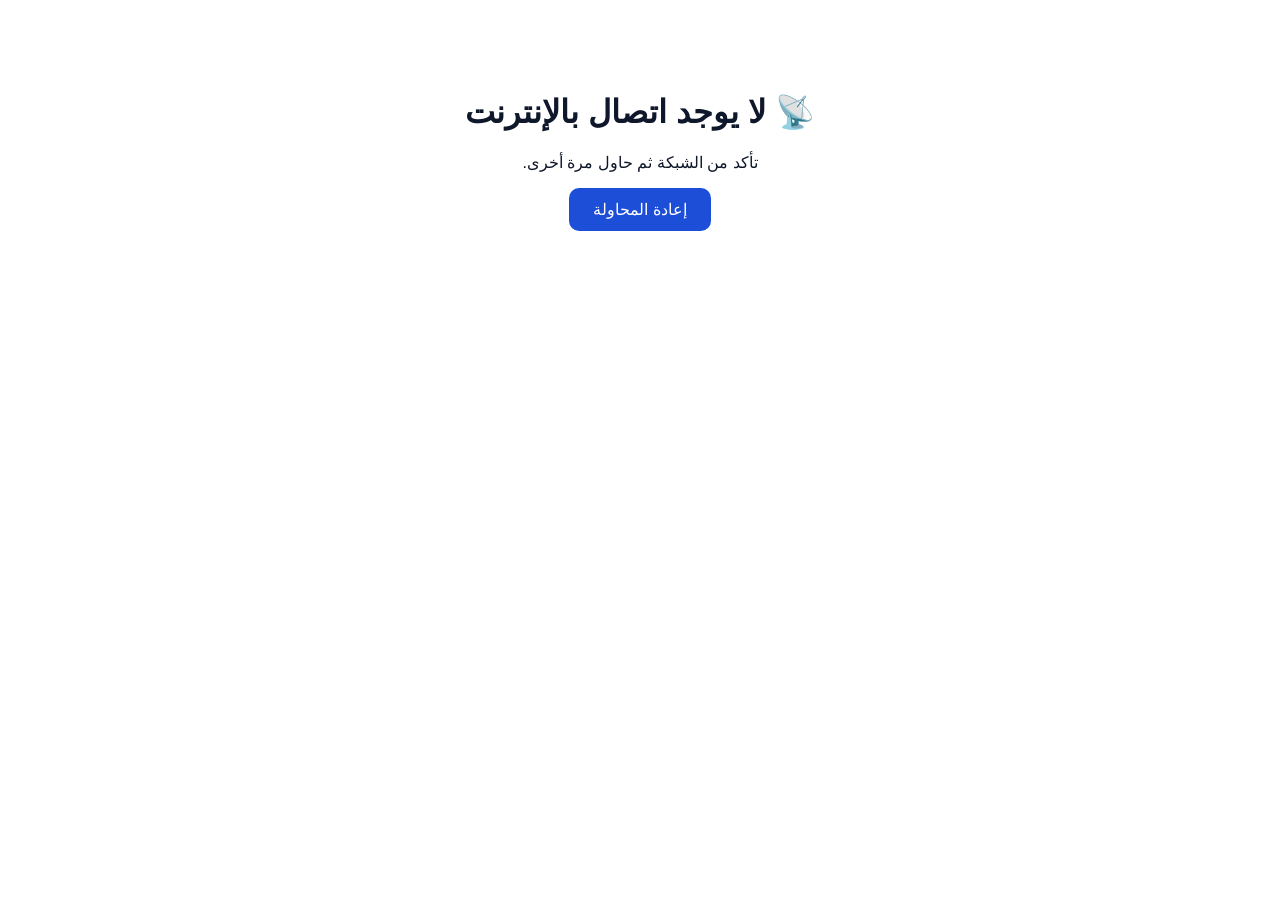
<file: offline.html>
<!doctype html><html lang="ar" dir="rtl"><meta charset="utf-8"><meta name="viewport" content="width=device-width,initial-scale=1"><title>لا يوجد اتصال</title>
<body style="font-family:Cairo,sans-serif;text-align:center;padding:4rem 1rem;color:#0F172A"><h1>📡 لا يوجد اتصال بالإنترنت</h1><p>تأكد من الشبكة ثم حاول مرة أخرى.</p><button onclick="location.href='./'" style="background:#1D4ED8;color:#fff;border:0;border-radius:10px;padding:12px 24px;font-size:1rem">إعادة المحاولة</button></body></html>
</file>
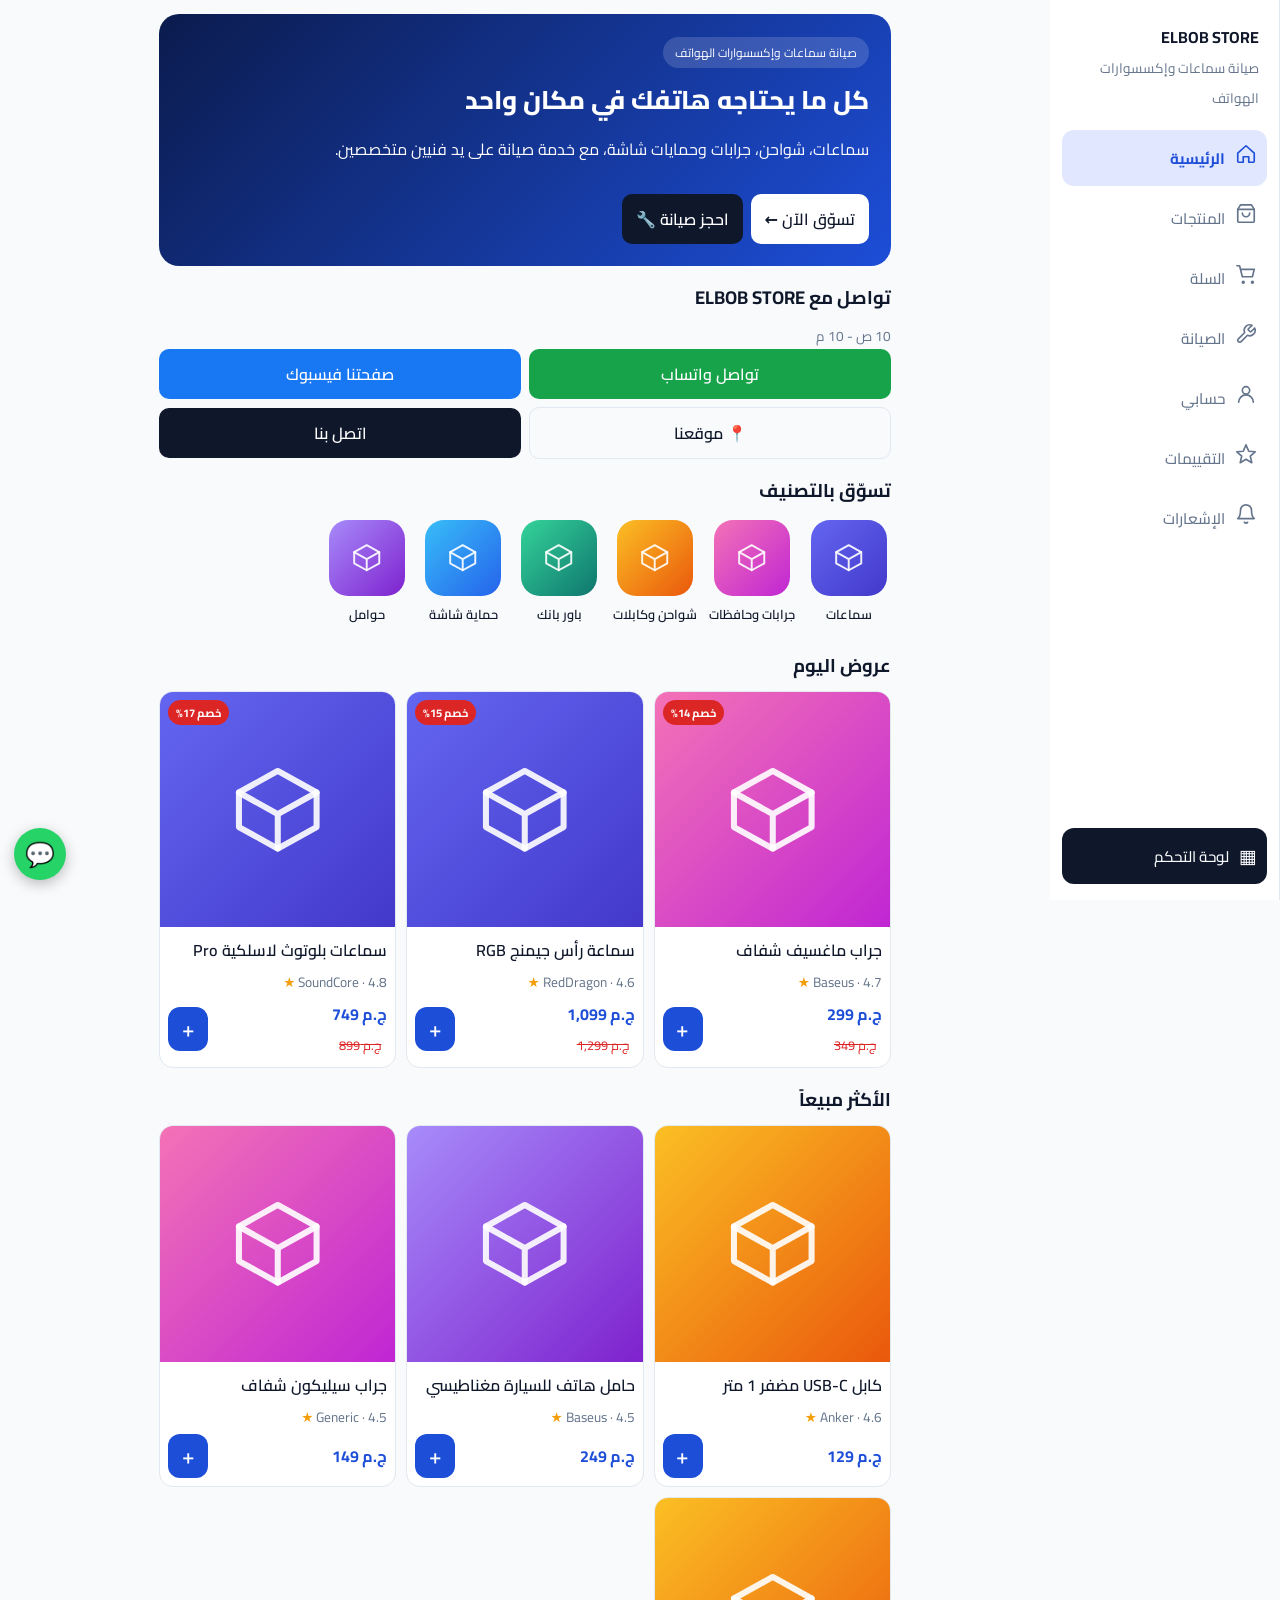
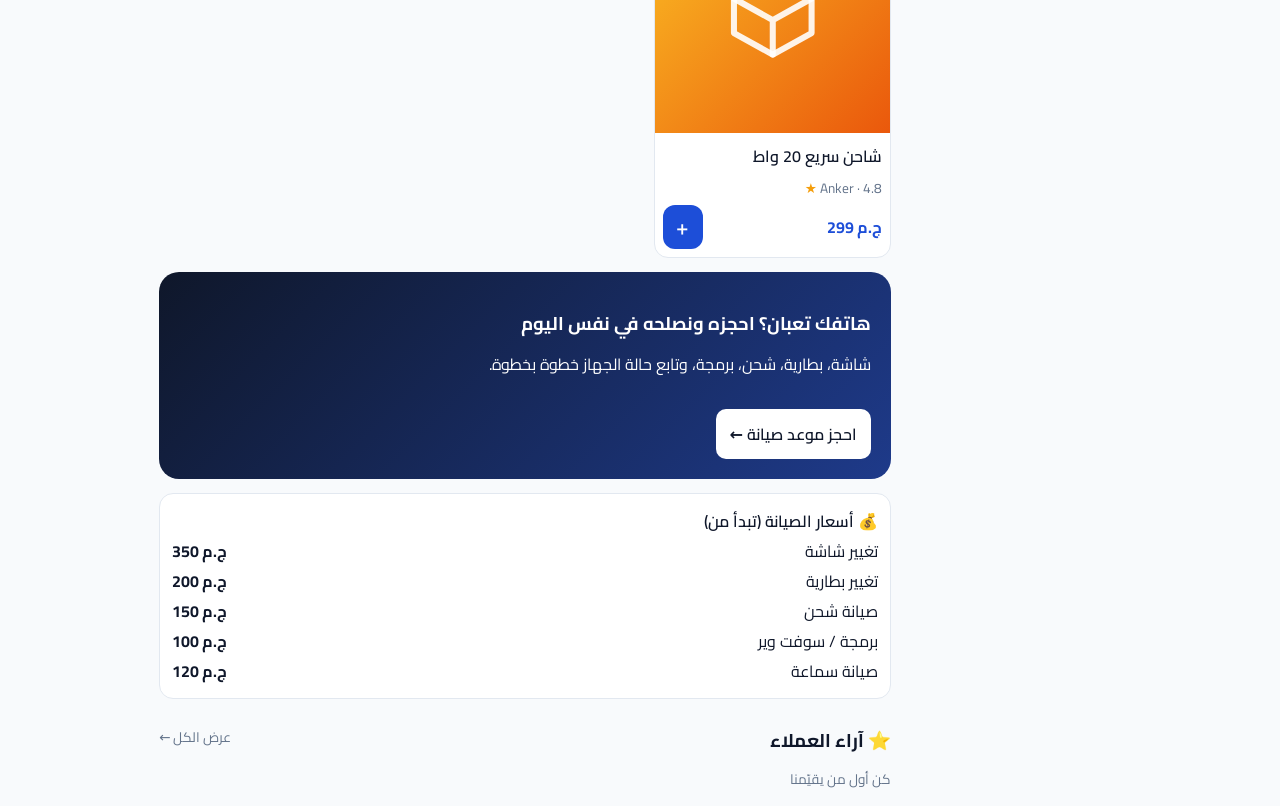
<file: preview.html>
<!doctype html>
<html lang="ar" dir="rtl"><head>
<meta charset="utf-8"><meta name="viewport" content="width=device-width,initial-scale=1,viewport-fit=cover">
<title>صيانة سماعات El BOB</title>
<meta name="description" content="متجر اكسسوارات الهواتف وحجز صيانة">
<meta name="theme-color" content="#1D4ED8">

<link rel="icon" href="icons/icon.svg" type="image/svg+xml">
<link rel="apple-touch-icon" href="icons/icon-180.png">
<meta name="apple-mobile-web-app-capable" content="yes"><meta name="mobile-web-app-capable" content="yes"><meta name="apple-mobile-web-app-status-bar-style" content="default"><meta name="apple-mobile-web-app-title" content="El BOB">
<link rel="preconnect" href="https://fonts.googleapis.com"><link rel="preconnect" href="https://fonts.gstatic.com" crossorigin>
<link href="https://fonts.googleapis.com/css2?family=Cairo:wght@300;400;500;600;700;800&display=swap" rel="stylesheet">
<style>:root{--p:#1D4ED8;--ok:#16A34A;--bad:#DC2626;--bg:#F8FAFC;--card:#fff;--tx:#0F172A;--mut:#64748B;--bd:#E2E8F0}
@media(prefers-color-scheme:dark){:root{--bg:#0B1220;--card:#162033;--tx:#F1F5F9;--mut:#94A3B8;--bd:#263449;--p:#3B82F6}}
*{box-sizing:border-box;margin:0}body{font-family:Cairo,system-ui,sans-serif;background:var(--bg);color:var(--tx);font-weight:400;padding-bottom:calc(72px + env(safe-area-inset-bottom))}
#top{position:sticky;top:0;z-index:5;background:var(--p);color:#fff;padding:calc(12px + env(safe-area-inset-top)) 16px 12px;display:flex;justify-content:space-between;align-items:center;font-weight:700;font-size:1.1rem}
#app{max-width:760px;margin:auto;padding:14px}
#nav{position:fixed;bottom:0;inset-inline:0;background:var(--card);border-top:1px solid var(--bd);display:flex;padding-bottom:env(safe-area-inset-bottom);z-index:5}
#nav a{flex:1;text-align:center;padding:8px 2px;color:var(--mut);text-decoration:none;font-size:.75rem;font-weight:500;min-height:56px;position:relative}
#nav a b{display:block;font-size:1.3rem}#nav a.on{color:var(--p);font-weight:700}
#nav i{position:absolute;top:2px;inset-inline-start:55%;background:var(--bad);color:#fff;font-style:normal;border-radius:9px;font-size:.65rem;padding:0 5px}
h2{font-size:1.15rem;font-weight:700;margin:14px 0 8px}h3{font-size:1rem;font-weight:600}
.card{background:var(--card);border:1px solid var(--bd);border-radius:14px;padding:12px;margin-bottom:10px}
.hero{background:linear-gradient(135deg,var(--p),#0ea5e9);color:#fff;border-radius:16px;padding:18px;margin-bottom:12px}
.grid{display:grid;grid-template-columns:repeat(2,1fr);gap:10px}@media(min-width:600px){.grid{grid-template-columns:repeat(3,1fr)}}
.pc{background:var(--card);border:1px solid var(--bd);border-radius:14px;overflow:hidden;display:flex;flex-direction:column}
.pc .im{aspect-ratio:1;background:var(--bg);display:grid;place-items:center;font-size:3rem;overflow:hidden}.pc img{width:100%;height:100%;object-fit:cover}
.pc .bd{padding:8px;display:flex;flex-direction:column;gap:4px;flex:1}.pr{font-weight:700;color:var(--p)}.old{text-decoration:line-through;color:var(--bad);font-size:.8rem;font-weight:400;margin-inline-start:6px}
button,.btn{font:inherit;font-weight:600;border:0;border-radius:10px;padding:10px 14px;min-height:44px;background:var(--p);color:#fff;cursor:pointer;text-decoration:none;display:inline-flex;align-items:center;justify-content:center;gap:6px}
.btn.g{background:var(--ok)}.btn.r{background:var(--bad)}.btn.l{background:var(--bg);color:var(--tx);border:1px solid var(--bd)}.btn.w{width:100%}
input,select,textarea{font:inherit;width:100%;padding:11px;border:1px solid var(--bd);border-radius:10px;background:var(--card);color:var(--tx);min-height:44px;margin:4px 0 10px}
label{font-size:.85rem;font-weight:500;color:var(--mut)}
.chips{display:flex;gap:8px;overflow-x:auto;padding:4px 0 8px}.chips button{background:var(--card);color:var(--tx);border:1px solid var(--bd);white-space:nowrap;padding:8px 14px}.chips button.on{background:var(--p);color:#fff}
.row{display:flex;gap:8px;align-items:center;justify-content:space-between;flex-wrap:wrap}.tag{font-size:.75rem;padding:2px 10px;border-radius:99px;background:var(--bg);border:1px solid var(--bd)}
.stats{display:grid;grid-template-columns:repeat(2,1fr);gap:10px}.stat{background:var(--card);border:1px solid var(--bd);border-radius:14px;padding:12px}.stat b{display:block;font-size:1.4rem;color:var(--p);font-weight:800}
.low{color:var(--bad);font-weight:600}.mut{color:var(--mut);font-size:.85rem}.star{color:#F59E0B}
#toast{position:fixed;bottom:84px;left:50%;transform:translateX(-50%) translateY(30px);background:var(--tx);color:var(--bg);padding:10px 18px;border-radius:99px;opacity:0;transition:.25s;z-index:9;pointer-events:none}#toast.on{opacity:1;transform:translateX(-50%)}
.warn{background:#FEF3C7;color:#78350F;border-radius:10px;padding:10px;font-size:.85rem;margin-bottom:10px}

a{cursor:pointer}.hero2{background:linear-gradient(135deg,#0b1b4d,#1D4ED8 70%,#0ea5e9);color:#fff;border-radius:20px;padding:22px;margin-bottom:12px}.hero2 h1{font-size:1.6rem;font-weight:800;margin:10px 0}.tag2{background:rgba(255,255,255,.15);border-radius:99px;padding:4px 12px;font-size:.75rem}
.wb{background:#fff;color:#0F172A}.dk{background:#0F172A;color:#fff}.fb{background:#1877F2;color:#fff}.ct a{flex:1 1 45%}
.cats{gap:12px}.cats a{display:flex;flex-direction:column;align-items:center;gap:6px;font-size:.8rem;font-weight:600;min-width:84px;color:var(--tx)}.cats span{width:76px;height:76px;border-radius:18px;display:grid;place-items:center;font-size:2rem}
.pc .im{position:relative}.bdg{position:absolute;top:8px;inset-inline-end:8px;background:var(--bad);color:#fff;border-radius:99px;padding:2px 8px;font-size:.7rem;font-weight:700}.plus{width:40px;height:40px;padding:0;border-radius:12px;font-size:1.4rem}
.banner{background:linear-gradient(135deg,#0F172A,#1e3a8a);color:#fff;border-radius:20px;padding:20px;margin:14px 0}
.cp,.it{background:var(--card);color:var(--tx);border:1px solid var(--bd);border-radius:99px;padding:8px 14px;min-height:40px;white-space:nowrap}.it{border-radius:12px;justify-content:flex-start;white-space:normal}.cp.on,.it.on{background:var(--p);color:#fff;border-color:var(--p)}.grid2{display:grid;grid-template-columns:repeat(2,1fr);gap:8px}
.stp{display:flex;justify-content:space-between;gap:4px}.stp div{flex:1;text-align:center;color:var(--mut)}.stp span{display:grid;place-items:center;width:30px;height:30px;border-radius:50%;background:var(--bg);border:1px solid var(--bd);margin:auto}.stp .dn{color:var(--p)}.stp .dn span{background:var(--p);color:#fff}.stp small{font-size:.65rem;display:block;margin-top:4px}
.fab{position:fixed;bottom:80px;left:14px;width:52px;height:52px;border-radius:50%;background:#25D366;display:grid;place-items:center;font-size:1.5rem;z-index:6;text-decoration:none;box-shadow:0 4px 14px rgba(0,0,0,.25)}.brand,.adm2{display:none}
body.adm .fab{display:none}
@media(min-width:800px){body:not(.adm){padding:0 230px 0 0}body:not(.adm) #top{display:none}body:not(.adm) #nav{top:0;bottom:0;left:auto;right:0;width:230px;flex-direction:column;border-top:0;border-inline-start:1px solid var(--bd);padding:16px 12px;gap:4px;justify-content:flex-start}
#nav .brand{display:block;padding:6px 8px 14px}#nav a{display:flex;align-items:center;gap:10px;font-size:.95rem;padding:10px;border-radius:12px;min-height:44px;flex:none;text-align:start}#nav a b{display:inline;font-size:1.2rem}#nav a.on{background:#E0E7FF}#nav i{position:static}#nav .adm2{display:flex;background:var(--tx);color:var(--bg);margin-top:auto}.fab{bottom:20px}}

.ed{outline:2px dashed #F59E0B;border-radius:4px;padding:0 3px;cursor:text}.hero2{background:linear-gradient(135deg,var(--c1,#0b1b4d),var(--c2,#1D4ED8))}
.bar{flex:1;height:8px;background:var(--bd);border-radius:9px;overflow:hidden}.bar i{display:block;height:100%;background:#F59E0B}
#edfab{position:fixed;top:64px;left:10px;z-index:8;background:#F59E0B;color:#000;min-height:38px;padding:4px 12px}
#edtb{position:fixed;bottom:calc(60px + env(safe-area-inset-bottom));inset-inline:0;background:var(--card);color:var(--tx);border-top:2px solid #F59E0B;z-index:7;padding:8px;display:none;flex-wrap:wrap;gap:6px;align-items:center;font-size:.78rem;max-height:42vh;overflow:auto}#edtb input[type=color]{width:40px;min-height:34px;padding:0;margin:0}#edtb label{display:flex;align-items:center;gap:4px;color:var(--tx)}#edtb .btn{min-height:34px;padding:4px 10px}
body.edm .hero2 button,body.edm .banner button{pointer-events:none}
@media(max-width:799px){#nav a{font-size:.6rem;padding:6px 0}#nav a b{font-size:1.1rem}}
@media(min-width:800px){#edfab{top:10px}#edtb{bottom:0;inset-inline-end:230px}}

.upl{display:flex;align-items:center;justify-content:center;gap:8px;border:2px dashed var(--p);color:var(--p);border-radius:14px;padding:16px;cursor:pointer;font-weight:600;margin:6px 0;font-size:.95rem}
.th{position:relative;display:inline-block;margin:4px}.th img{width:84px;height:84px;object-fit:cover;border-radius:12px}.th button{position:absolute;top:2px;left:2px;min-height:26px;padding:0 8px;border-radius:99px}.th .mk{top:auto;bottom:2px}.th small{position:absolute;bottom:4px;right:4px;background:var(--p);color:#fff;border-radius:6px;padding:0 5px}
.th2{width:56px;height:56px;border-radius:12px;overflow:hidden;display:grid;place-items:center;flex:none}.th2 img,.pc .im img{width:100%;height:100%;object-fit:cover}.th2 svg{width:50%}.ci{display:flex;align-items:center;gap:8px}
.tn{width:60px;height:60px;object-fit:cover;border-radius:10px;border:2px solid transparent;cursor:pointer}.tn.on{border-color:var(--p)}.pc .im,.pc h3{cursor:pointer}.pc .im svg{display:block}.cats span svg{display:block}

.mrow{display:flex;justify-content:space-between;align-items:center;gap:8px;cursor:pointer;color:var(--tx);text-decoration:none}.mrow.owner{border-color:var(--p);background:rgba(29,78,216,.07)}
.chart{display:flex;gap:6px;align-items:flex-end;height:150px}.chart div{flex:1;text-align:center;display:flex;flex-direction:column;justify-content:flex-end;align-items:center;gap:2px;height:100%}.chart i{width:70%;background:var(--p);border-radius:6px 6px 0 0;min-height:2px}.chart small{font-size:.6rem;color:var(--mut)}
details{margin:8px 0}summary{font-weight:600;cursor:pointer}.ci input{margin:0;flex:1}
</style>
</head><body>
<header id="top"></header>
<main id="app"></main>
<nav id="nav"></nav>
<div id="toast"></div>
<script>window.PREVIEW=1</script><script>'use strict';
const $=s=>document.querySelector(s),K='elbob_';
const load=(k,d)=>{try{const v=JSON.parse(localStorage.getItem(K+k));return v==null?d:v}catch(e){return d}};
const save=(k,v)=>localStorage.setItem(K+k,JSON.stringify(v));
const esc=s=>String(s??'').replace(/[&<>"']/g,c=>({'&':'&amp;','<':'&lt;','>':'&gt;','"':'&quot;',"'":'&#39;'}[c]));
const uid=()=>Date.now()+Math.floor(Math.random()*999);
const S={
 st:load('st',{name:'صيانة سماعات El BOB',phone:'01023052470',wa:'201023052470',fb:'https://www.facebook.com/share/1JKPzbseuX/',map:'https://maps.app.goo.gl/pCmHzbxcLQMKkxiN9',pin:'1234',cur:'ج.م',ship:30,slots:'10:00,12:00,14:00,16:00,18:00',hours:'10 ص - 10 م'}),
 cats:load('cats',[{id:1,name:'سماعات',icon:'🎧'},{id:2,name:'جرابات',icon:'📱'},{id:3,name:'شواحن وكابلات',icon:'🔌'},{id:4,name:'باور بانك',icon:'🔋'},{id:5,name:'حماية شاشة',icon:'🛡️'},{id:6,name:'حوامل',icon:'📍'}]),
 prods:load('prods',[
  {id:1,name:'سماعة بلوتوث لاسلكية',cat:1,brand:'JBL',cost:350,price:550,disc:480,stock:12,min:3,desc:'صوت نقي وبطارية تدوم 20 ساعة',img:'',em:'🎧',on:1,sold:0},
  {id:2,name:'شاحن سريع 25 وات',cat:3,brand:'Samsung',cost:150,price:250,disc:0,stock:20,min:5,desc:'شحن سريع مع كابل Type-C',img:'',em:'🔌',on:1,sold:0},
  {id:3,name:'جراب سيليكون',cat:2,brand:'عام',cost:30,price:80,disc:0,stock:2,min:5,desc:'حماية كاملة بألوان متعددة',img:'',em:'📱',on:1,sold:0},
  {id:4,name:'باور بانك 10000',cat:4,brand:'Anker',cost:400,price:650,disc:590,stock:8,min:3,desc:'شاحن متنقل بمنفذين',img:'',em:'🔋',on:1,sold:0}]),
 site:load('site',{}),svc:load('svc',[{id:1,name:'تغيير شاشة',price:350},{id:2,name:'تغيير بطارية',price:200},{id:3,name:'صيانة شحن',price:150},{id:4,name:'برمجة / سوفت وير',price:100},{id:5,name:'صيانة سماعة',price:120}]),ed:0,users:load('users',[]),me:load('me',null),exp:load('exp',[]),orders:load('orders',[]),books:load('books',[]),cart:load('cart',[]),notes:load('notes',[]),revs:load('revs',[]),admin:false,q:'',cat:0,
};
const persist=()=>['st','cats','prods','orders','books','cart','notes','revs','users','me','exp','site','svc'].forEach(k=>save(k,S[k]));
const $m=n=>S.st.cur+' '+Number(n||0).toLocaleString('en-US');
const eff=p=>p.disc>0?p.disc:p.price;
const toast=m=>{const t=$('#toast');t.textContent=m;t.classList.add('on');setTimeout(()=>t.classList.remove('on'),2200)};
const prod=id=>S.prods.find(p=>p.id==id);
const catName=id=>(S.cats.find(c=>c.id==id)||{}).name||'أخرى';
const today=()=>new Date().toISOString().slice(0,10);
const OS=['جديد','قيد التجهيز','تم الشحن','تم التسليم','ملغي','مرتجع'];
const BS=['تم الاستلام','قيد الفحص','بانتظار موافقة العميل','قيد الإصلاح','جاهز للاستلام','تم التسليم','ملغي'];
const wa=t=>`https://wa.me/${S.st.wa}?text=${encodeURIComponent(t)}`;
const note=(t,b)=>{S.notes.unshift({t,b,d:new Date().toLocaleString('ar-EG'),r:0});persist()};
const stars=n=>'★'.repeat(Math.round(n))+'☆'.repeat(5-Math.round(n));
const avg=()=>S.revs.length?S.revs.reduce((a,r)=>a+r.s,0)/S.revs.length:0;
function img(p){return p.img?`<img src="${p.img}" alt="${esc(p.name)}" loading="lazy">`:esc(p.em||'🛍️')}
function card(p){return `<div class="pc"><div class="im">${img(p)}</div><div class="bd"><h3>${esc(p.name)}</h3><span class="mut">${esc(p.brand)}</span>
<div class="pr">${$m(eff(p))}${p.disc>0?`<span class="old">${$m(p.price)}</span>`:''}</div>
${p.stock>0?`<button onclick="add(${p.id})">أضف للسلة 🛒</button>`:'<span class="low">نفد المخزون</span>'}</div></div>`}
function contact(){const s=S.st;return `<div class="row"><a class="btn g" href="${wa(S.st.waMsg||'مرحبا')}" target="_blank" rel="noopener">واتساب</a><a class="btn" href="${esc(s.fb)}" target="_blank" rel="noopener">فيسبوك</a><a class="btn l" href="${esc(s.map)}" target="_blank" rel="noopener">📍 الموقع</a><a class="btn l" href="tel:${esc(s.phone)}">اتصال</a></div>`}
// ---------- customer views ----------
const V={};
V.home=()=>{const best=[...S.prods].filter(p=>p.on).sort((a,b)=>b.sold-a.sold).slice(0,4);
 return `<div class="hero"><h2 style="margin:0">أهلاً بك في ${esc(S.st.name)}</h2><p>اكسسوارات الهواتف وحجز الصيانة · ${esc(S.st.hours)}</p><br>${contact()}</div>
<div class="chips">${S.cats.map(c=>`<button onclick="S.cat=${c.id};go('products')">${esc(c.icon)} ${esc(c.name)}</button>`).join('')}</div>
<h2>الأكثر مبيعاً / وصل حديثاً</h2><div class="grid">${best.map(card).join('')}</div>
<h2>تقييمات العملاء ${S.revs.length?`<span class="star">${stars(avg())}</span>`:''}</h2>
${S.revs.slice(0,5).map(r=>`<div class="card"><b>${esc(r.n)}</b> <span class="star">${stars(r.s)}</span><p>${esc(r.t)}</p></div>`).join('')||'<p class="mut">كن أول من يقيّم</p>'}
<div class="card" style="${S.st.rev=='0'?'display:none':''}"><h3>أضف تقييمك</h3><label>الاسم</label><input id="rn"><label>التقييم</label><select id="rs"><option>5</option><option>4</option><option>3</option><option>2</option><option>1</option></select><label>رأيك</label><textarea id="rt"></textarea><button class="w" onclick="addRev()">إرسال</button></div>`};
V.products=()=>{const l=S.prods.filter(p=>p.on&&(!S.cat||p.cat==S.cat)&&(p.name+p.brand).toLowerCase().includes(S.q.toLowerCase()));
 return `<input id="q" type="search" placeholder="ابحث عن منتج..." value="${esc(S.q)}" oninput="S.q=this.value;list()"><div class="chips"><button class="${!S.cat?'on':''}" onclick="S.cat=0;render()">الكل</button>${S.cats.map(c=>`<button class="${S.cat==c.id?'on':''}" onclick="S.cat=${c.id};render()">${esc(c.name)}</button>`).join('')}</div><div id="pl" class="grid">${l.map(card).join('')||'<p class="mut">لا توجد نتائج</p>'}</div>`};
window.list=()=>{const l=S.prods.filter(p=>p.on&&(!S.cat||p.cat==S.cat)&&(p.name+p.brand).toLowerCase().includes(S.q.toLowerCase()));$('#pl').innerHTML=l.map(card).join('')||'<p class="mut">لا توجد نتائج</p>'};
V.cart=()=>{if(!S.cart.length)return '<h2>السلة</h2><p class="mut">السلة فارغة</p>';
 const sub=S.cart.reduce((a,i)=>a+eff(prod(i.id))*i.q,0);
 return `<h2>السلة</h2>${S.cart.map(i=>{const p=prod(i.id);return `<div class="card row"><div><b>${esc(p.name)}</b><br><span class="mut">${$m(eff(p))}</span></div><div class="row"><button class="l btn" onclick="qty(${i.id},-1)">−</button><b>${i.q}</b><button class="l btn" onclick="qty(${i.id},1)">+</button></div></div>`}).join('')}
<div class="card"><div class="row"><span>المجموع</span><b>${$m(sub)}</b></div><div class="row"><span>الشحن (للتوصيل)</span><b>${$m(S.st.ship)}</b></div></div>
<div class="card"><h3>إتمام الطلب (الدفع عند الاستلام)</h3><label>الاسم *</label><input id="on"><label>الهاتف *</label><input id="op" type="tel"><label>الاستلام</label><select id="om"><option value="d">توصيل للعنوان</option><option value="p">استلام من الفرع</option></select><label>العنوان</label><textarea id="oa"></textarea><button class="g w" onclick="order()">تأكيد الطلب</button></div>`};
V.repair=()=>`<h2>🔧 حجز صيانة</h2><div class="card"><label>الاسم *</label><input id="bn"><label>الهاتف *</label><input id="bp" type="tel"><label>الجهاز والماركة والموديل *</label><input id="bd" placeholder="مثال: سماعة JBL / موبايل Samsung A54">
<label>نوع العطل</label><select id="bi">${['شاشة','بطارية','شحن','برمجة','ماء','كاميرا','سماعة / صوت','أخرى'].map(x=>`<option>${x}</option>`).join('')}</select><label>وصف العطل</label><textarea id="bx"></textarea>
<label>اليوم *</label><input id="bt" type="date" min="${today()}"><label>الموعد</label><select id="bs">${S.st.slots.split(',').map(x=>`<option>${esc(x.trim())}</option>`).join('')}</select>
<label>الخدمة</label><select id="bv"><option>زيارة الفرع</option><option>استلام الجهاز من العميل</option></select><button class="g w" onclick="book()">تأكيد الحجز</button></div>`;
V.me=()=>{const mine=S.orders.slice(0,10),mb=S.books.slice(0,10);
 return `<h2>حسابي</h2><div class="card"><h3>تواصل معنا</h3><br>${contact()}</div><div id="inst"></div>
<h2>🔔 الإشعارات</h2>${S.notes.slice(0,6).map(n=>`<div class="card"><b>${esc(n.t)}</b><p>${esc(n.b)}</p><span class="mut">${esc(n.d)}</span></div>`).join('')||'<p class="mut">لا توجد إشعارات</p>'}
<h2>طلباتي</h2>${mine.map(o=>`<div class="card row"><span>#${o.no} · ${$m(o.total)}</span><span class="tag">${esc(o.status)}</span></div>`).join('')||'<p class="mut">لا توجد طلبات</p>'}
<h2>حجوزاتي</h2>${mb.map(b=>`<div class="card row"><span>#${b.no} · ${esc(b.date)} ${esc(b.slot)}</span><span class="tag">${esc(b.status)}</span></div>`).join('')||'<p class="mut">لا توجد حجوزات</p>'}
<p class="mut" style="margin-top:16px"><a href="#/privacy">سياسة الخصوصية</a></p>`};
V.privacy=()=>`<h2>الخصوصية والشروط</h2><div class="card"><p>نستخدم بياناتك (الاسم والهاتف والعنوان) فقط لتنفيذ طلبك أو حجزك والتواصل معك. لا نشارك بياناتك مع أي طرف آخر. الاسترجاع حسب سياسة المتجر، وللاستفسار تواصل معنا عبر واتساب.</p></div>`;
// ---------- customer actions ----------
window.add=id=>{const i=S.cart.find(x=>x.id==id);if(i)i.q++;else S.cart.push({id,q:1});persist();nav();toast('تمت الإضافة للسلة')};
window.qty=(id,d)=>{const i=S.cart.find(x=>x.id==id);i.q+=d;if(i.q<1)S.cart=S.cart.filter(x=>x.id!=id);persist();render()};
window.addRev=()=>{const n=$('#rn').value.trim(),t=$('#rt').value.trim();if(!n||!t)return toast('اكتب الاسم والرأي');S.revs.unshift({n,t,s:+$('#rs').value});persist();toast('شكراً لتقييمك');render()};
window.order=()=>{const n=$('#on').value.trim(),p=$('#op').value.trim();if(!n||!p)return toast('الاسم والهاتف مطلوبان');
 const del=$('#om').value=='d',ad=$('#oa').value.trim();if(del&&!ad)return toast('أدخل العنوان');
 const items=S.cart.map(i=>{const x=prod(i.id);return{id:x.id,name:x.name,q:i.q,cost:x.cost,sale:eff(x)}});
 const sub=items.reduce((a,i)=>a+i.sale*i.q,0),o={id:uid(),no:S.orders.length+1001,name:n,phone:p,addr:del?ad:'استلام من الفرع',items,ship:del?+S.st.ship:0,total:sub+(del?+S.st.ship:0),status:'جديد',date:new Date().toISOString(),note:''};
 items.forEach(i=>{const x=prod(i.id);x.stock=Math.max(0,x.stock-i.q);x.sold+=i.q});
 S.orders.unshift(o);S.cart=[];persist();nav();
 window.open(wa(`طلب جديد #${o.no}\nالاسم: ${n}\nالهاتف: ${p}\n${items.map(i=>`- ${i.name} × ${i.q}`).join('\n')}\nالإجمالي: ${o.total} ${S.st.cur}\nالعنوان: ${o.addr}`),'_blank');
 toast('تم تسجيل طلبك رقم '+o.no);go('me')};
window.book=()=>{const g=i=>$('#'+i).value.trim(),n=g('bn'),p=g('bp'),d=g('bd'),t=g('bt');if(!n||!p||!d||!t)return toast('أكمل الحقول المطلوبة');
 const b={id:uid(),no:S.books.length+501,name:n,phone:p,device:d,issue:g('bi'),desc:g('bx'),date:t,slot:g('bs'),svc:g('bv'),status:'تم الاستلام',price:0,parts:0};
 S.books.unshift(b);persist();window.open(wa(`حجز صيانة #${b.no}\nالاسم: ${n}\nالهاتف: ${p}\nالجهاز: ${d}\nالعطل: ${b.issue} ${b.desc}\nالموعد: ${t} ${b.slot}\nالخدمة: ${b.svc}`),'_blank');toast('تم الحجز رقم '+b.no);go('me')};
// ---------- admin ----------
const A={};
A.login=()=>`<h2>دخول المالك</h2><div class="card"><div class="warn">النسخة التجريبية: الرمز الافتراضي 1234 ويُحفظ على هذا الجهاز فقط.</div><label>الرمز السري</label><input id="pin" type="password" inputmode="numeric"><button class="w" onclick="if($('#pin').value==S.st.pin){S.admin=true;go('admin')}else toast('رمز خاطئ')">دخول</button></div>`;
A.dash=()=>{const ok=S.orders.filter(o=>!['ملغي','مرتجع'].includes(o.status)),td=ok.filter(o=>o.date.slice(0,10)==today());
 const profit=ok.reduce((a,o)=>a+o.items.reduce((s,i)=>s+(i.sale-i.cost)*i.q,0),0),rep=S.books.filter(b=>b.status=='تم التسليم').reduce((a,b)=>a+(+b.price-+b.parts),0),low=S.prods.filter(p=>p.stock<=p.min);
 return `${at()}<div class="stats"><div class="stat"><b>${$m(td.reduce((a,o)=>a+o.total,0))}</b>مبيعات اليوم</div><div class="stat"><b>${S.orders.filter(o=>o.status=='جديد').length}</b>طلبات جديدة</div><div class="stat"><b>${S.books.filter(b=>b.date==today()).length}</b>حجوزات اليوم</div><div class="stat"><b>${$m(ok.reduce((a,o)=>a+o.total,0))}</b>إجمالي المبيعات</div><div class="stat"><b>${$m(profit)}</b>ربح المنتجات</div><div class="stat"><b>${$m(rep)}</b>ربح الصيانة</div></div>
<h2>منتجات قاربت على النفاد</h2>${low.map(p=>`<div class="card row"><span>${esc(p.name)}</span><span class="low">${p.stock} متبقي</span></div>`).join('')||'<p class="mut">لا يوجد</p>'}
<h2>الأكثر مبيعاً</h2>${[...S.prods].sort((a,b)=>b.sold-a.sold).slice(0,5).map(p=>`<div class="card row"><span>${esc(p.name)}</span><b>${p.sold}</b></div>`).join('')}`};
function at(){const t=[['dash','الرئيسية'],['prods','المنتجات'],['orders','الطلبات'],['books','الصيانة'],['set','الإعدادات']];const c=(H.split('/')[1]||'dash');
 return `<div class="chips">${t.map(x=>`<button class="${c==x[0]?'on':''}" onclick="go('admin/${x[0]}')">${x[1]}</button>`).join('')}</div>`}
A.prods=()=>`${at()}<button class="w g" onclick="go('admin/edit/0')">+ إضافة منتج</button><br><br>${S.prods.map(p=>`<div class="card row"><span>${esc(p.em)} ${esc(p.name)}<br><span class="mut">${$m(eff(p))} · مخزون ${p.stock} ${p.on?'':'· مخفي'}</span></span><button class="l btn" onclick="go('admin/edit/${p.id}')">تعديل</button></div>`).join('')}`;
A.edit=id=>{const p=prod(id)||{name:'',cat:S.cats[0]?.id,brand:'',cost:0,price:0,disc:0,stock:0,min:3,desc:'',img:'',em:'🛍️',on:1};
 const f=(i,l,v,t='text')=>`<label>${l}</label><input id="${i}" type="${t}" value="${esc(v)}">`;
 return `<h2>${id?'تعديل':'إضافة'} منتج</h2><div class="card">${f('pn','الاسم',p.name)}<label>الوصف</label><textarea id="pd">${esc(p.desc)}</textarea>
<label>التصنيف</label><select id="pc">${S.cats.map(c=>`<option value="${c.id}" ${c.id==p.cat?'selected':''}>${esc(c.name)}</option>`).join('')}</select>${f('pb','الماركة',p.brand)}${f('pe','أيقونة (إيموجي)',p.em)}
${f('pco','سعر الشراء',p.cost,'number')}${f('pp','سعر البيع',p.price,'number')}${f('pdi','سعر الخصم (0 = بدون)',p.disc,'number')}${f('ps','الكمية',p.stock,'number')}${f('pm','حد التنبيه',p.min,'number')}
<label>صورة من المعرض</label><input type="file" accept="image/*" onchange="pick(this)"><div id="pv">${p.img?`<img src="${p.img}" width="80">`:''}</div>
<label><input type="checkbox" id="pa" ${p.on?'checked':''} style="width:auto;min-height:0"> ظاهر للعملاء</label><br><div class="row"><button class="g" onclick="saveP(${id})">حفظ</button>${id?`<button class="r" onclick="delP(${id})">حذف</button>`:''}<button class="l btn" onclick="go('admin/prods')">رجوع</button></div></div>`};
let IMG='';
window.pick=el=>{const f=el.files[0];if(!f)return;const r=new FileReader();r.onload=()=>{const i=new Image();i.onload=()=>{const c=document.createElement('canvas'),k=Math.min(1,500/i.width);c.width=i.width*k;c.height=i.height*k;c.getContext('2d').drawImage(i,0,0,c.width,c.height);IMG=c.toDataURL('image/jpeg',.75);$('#pv').innerHTML=`<img src="${IMG}" width="80">`};i.src=r.result};r.readAsDataURL(f)};
window.saveP=id=>{const g=i=>$('#'+i).value,n=g('pn').trim();if(!n)return toast('الاسم مطلوب');
 const d={name:n,desc:g('pd'),cat:+g('pc'),brand:g('pb'),em:g('pe'),cost:+g('pco'),price:+g('pp'),disc:+g('pdi'),stock:+g('ps'),min:+g('pm'),on:$('#pa').checked?1:0};
 if(id){const p=prod(id);Object.assign(p,d);if(IMG)p.img=IMG}else S.prods.unshift({id:uid(),img:IMG,sold:0,...d});IMG='';persist();toast('تم الحفظ');go('admin/prods')};
window.delP=id=>{if(confirm('حذف المنتج؟')){S.prods=S.prods.filter(p=>p.id!=id);persist();go('admin/prods')}};
A.orders=()=>`${at()}${S.orders.map(o=>`<div class="card"><div class="row"><b>#${o.no} · ${esc(o.name)}</b><b>${$m(o.total)}</b></div><p class="mut">${esc(o.phone)} · ${esc(o.addr)}<br>${o.items.map(i=>esc(i.name)+'×'+i.q).join('، ')}</p>
<select onchange="setO(${o.id},this.value)">${OS.map(s=>`<option ${s==o.status?'selected':''}>${s}</option>`).join('')}</select><a class="btn l" href="tel:${esc(o.phone)}">اتصال</a> <button class="l btn" onclick="window.print()">🖨️ فاتورة</button></div>`).join('')||'<p class="mut">لا توجد طلبات</p>'}`;
window.setO=(id,s)=>{const o=S.orders.find(x=>x.id==id);if((s=='ملغي'||s=='مرتجع')&&!['ملغي','مرتجع'].includes(o.status))o.items.forEach(i=>{const p=prod(i.id);if(p){p.stock+=i.q;p.sold-=i.q}});o.status=s;note('تحديث طلبك #'+o.no,'حالة الطلب الآن: '+s);persist();toast('تم التحديث')};
A.books=()=>`${at()}${S.books.map(b=>`<div class="card"><div class="row"><b>#${b.no} · ${esc(b.name)}</b><span class="tag">${esc(b.date)} ${esc(b.slot)}</span></div><p class="mut">${esc(b.phone)} · ${esc(b.device)}<br>${esc(b.issue)} ${esc(b.desc)} · ${esc(b.svc)}</p>
<select onchange="setB(${b.id},'status',this.value)">${BS.map(s=>`<option ${s==b.status?'selected':''}>${s}</option>`).join('')}</select><label>سعر الإصلاح</label><input type="number" value="${b.price}" onchange="setB(${b.id},'price',+this.value)"><label>تكلفة القطع</label><input type="number" value="${b.parts}" onchange="setB(${b.id},'parts',+this.value)"></div>`).join('')||'<p class="mut">لا توجد حجوزات</p>'}`;
window.setB=(id,k,v)=>{const b=S.books.find(x=>x.id==id);b[k]=v;if(k=='status')note('تحديث حجز الصيانة #'+b.no,'الحالة الآن: '+v);persist();toast('تم الحفظ')};
A.set=()=>{const s=S.st,f=(k,l,t='text')=>`<label>${l}</label><input id="s_${k}" type="${t}" value="${esc(s[k])}">`;
 return `${at()}<div class="card"><h3>بيانات المتجر</h3>${f('name','الاسم')}${f('phone','الهاتف')}${f('wa','واتساب (بصيغة دولية 20...)')}${f('fb','رابط فيسبوك')}${f('map','رابط الموقع')}${f('hours','ساعات العمل')}${f('desc','وصف المركز')}${f('waMsg','رسالة واتساب الافتراضية')}${f('delivery','نص التوصيل')}${f('returns','سياسة الاسترجاع والاستبدال')}${f('freeShip','حد الشحن المجاني (0 = بدون)','number')}<label>السماح للعملاء بالتقييم</label><select id="s_rev"><option value="1" ${S.st.rev!='0'?'selected':''}>نعم</option><option value="0" ${S.st.rev=='0'?'selected':''}>لا</option></select>${f('ship','سعر الشحن','number')}${f('cur','العملة')}${f('slots','مواعيد الصيانة (مفصولة بفاصلة)')}${f('pin','الرمز السري للوحة')}<button class="w" onclick="saveS()">حفظ</button></div>
<div class="card"><h3>التصنيفات</h3>${S.cats.map(c=>`<div class="row"><span class="ci">${ctile(c,36)} ${esc(c.name)}</span><span><button class="l btn" onclick="editCat(${c.id})">تغيير الأيقونة</button> <button class="r btn" onclick="delC(${c.id})">حذف</button></span></div>`).join('')}<label>تصنيف جديد</label><input id="cn" placeholder="الاسم"><label class="upl"><input type="file" accept="image/*" hidden onchange="catIcon(this)">+ اختيار أيقونة من الاستوديو</label><div id="cpv"></div><button class="g w" onclick="addC()">إضافة</button></div>
<div class="card"><h3>إشعار للعملاء</h3><input id="nt" placeholder="العنوان"><textarea id="nb" placeholder="النص"></textarea><button class="w" onclick="note($('#nt').value,$('#nb').value);toast('تم الإرسال')">إرسال</button><p class="mut">يظهر في مركز الإشعارات على هذا الجهاز فقط (الإشعارات الحقيقية تحتاج خادم).</p></div>
<div class="card"><h3>نسخ احتياطي</h3><button class="l btn w" onclick="bk()">تنزيل نسخة</button><br><br><input type="file" accept=".json" onchange="rs(this)"></div><button class="l btn w" onclick="S.admin=false;save('adm',0);go('home')">خروج</button>`};
window.saveS=()=>{Object.keys(S.st).forEach(k=>{const e=$('#s_'+k);if(e)S.st[k]=e.type=='number'?+e.value:e.value});persist();toast('تم الحفظ');nav()};
window.addC=()=>{const n=$('#cn').value.trim();if(!n)return;S.cats.push({id:uid(),name:n,icon:$('#ci').value||'📦'});persist();render()};
window.delC=id=>{S.cats=S.cats.filter(c=>c.id!=id);persist();render()};
window.bk=()=>{const a=document.createElement('a');a.href=URL.createObjectURL(new Blob([JSON.stringify(localStorage)],{type:'application/json'}));a.download='elbob-backup.json';a.click()};
window.rs=el=>{const r=new FileReader();r.onload=()=>{const d=JSON.parse(r.result);Object.keys(d).forEach(k=>localStorage.setItem(k,d[k]));location.reload()};r.readAsText(el.files[0])};
// ---------- router ----------
let H=location.search.includes('admin')?'admin':'home';window.go=h=>{H=h;render()};
function nav(){const h=H.split('/')[0],n=S.cart.reduce((a,i)=>a+i.q,0),un=S.notes.filter(x=>!x.r).length;
 if(h=='admin'){$('#nav').innerHTML='';$('#top').innerHTML=`<span>لوحة المالك</span><a href="#/home" style="color:#fff">المتجر</a>`;return}
 $('#top').innerHTML=`<span>${esc(S.st.name)}</span><span id="ib" style="display:none"><button onclick="inst()" style="background:#fff;color:#1D4ED8;min-height:34px;padding:4px 12px">تثبيت</button></span>`;
 if(window.DP)$('#ib').style.display='';
 $('#nav').innerHTML=[['home','🏠','الرئيسية'],['products','🛍️','المنتجات'],['cart','🛒','السلة',n],['repair','🔧','الصيانة'],['me','👤','حسابي',un]].map(x=>`<a href="#/${x[0]}" class="${h==x[0]?'on':''}"><b>${x[1]}</b>${x[2]}${x[3]?`<i>${x[3]}</i>`:''}</a>`).join('')}
function render(){const p=H.split('/');let html;
 if(p[0]=='admin')html=!S.admin?A.login():(A[p[1]=='edit'?'edit':p[1]||'dash']||A.dash)(p[2]);
 else html=(V[p[0]]||V.home)();
 $('#app').innerHTML=html;nav();if(p[0]=='me'){S.notes.forEach(n=>n.r=1);persist();setTimeout(nav,50);const e=$('#inst');if(e&&/iphone|ipad/i.test(navigator.userAgent)&&!navigator.standalone)e.innerHTML='<div class="warn">للتثبيت على آيفون: اضغط زر المشاركة ثم «إضافة إلى الشاشة الرئيسية».</div>'}
 scrollTo(0,0)}


// ======= v2: login, accounts, new design =======
const GR=['linear-gradient(135deg,#6366f1,#4338ca)','linear-gradient(135deg,#f472b6,#c026d3)','linear-gradient(135deg,#fbbf24,#ea580c)','linear-gradient(135deg,#34d399,#0f766e)','linear-gradient(135deg,#38bdf8,#2563eb)','linear-gradient(135deg,#a78bfa,#7e22ce)'];
const gr=id=>GR[Math.max(0,S.cats.findIndex(c=>c.id==id))%6];
const need=b=>{if(S.me)return 0;LG.back=b;go('login');toast('سجّل دخولك أولاً');return 1};
let LG={step:0,code:'',exp:0,name:'',phone:'',back:'me'};
card=function(p){const pc=p.disc>0?Math.round((p.price-p.disc)/p.price*100):0;return `<div class="pc"><div class="im" style="background:${gr(p.cat)}">${p.img?`<img src="${p.img}" alt="${esc(p.name)}" loading="lazy">`:esc(p.em)}${pc?`<span class="bdg">خصم ${pc}%</span>`:''}</div><div class="bd"><h3>${esc(p.name)}</h3><span class="mut">${esc(p.brand)}</span><div class="row"><div class="pr">${$m(eff(p))}${p.disc>0?`<br><span class="old">${$m(p.price)}</span>`:''}</div>${p.stock>0?`<button class="plus" onclick="add(${p.id})">+</button>`:'<span class="low">نفد</span>'}</div></div></div>`};
contact=function(){const s=S.st;return `<div class="row ct"><a class="btn g" href="${wa(S.st.waMsg||'مرحبا')}" target="_blank" rel="noopener">تواصل واتساب</a><a class="btn fb" href="${esc(s.fb)}" target="_blank" rel="noopener">صفحتنا فيسبوك</a><a class="btn l" href="${esc(s.map)}" target="_blank" rel="noopener">📍 موقعنا</a><a class="btn dk" href="tel:${esc(s.phone)}">اتصل بنا</a></div>`};
V.home=()=>{const best=[...S.prods].filter(p=>p.on).sort((a,b)=>b.sold-a.sold).slice(0,4),deals=S.prods.filter(p=>p.on&&p.disc>0).slice(0,3);
 return `<div class="hero2"><span class="tag2">صيانة سماعات وإكسسوارات الهواتف</span><h1>كل ما يحتاجه هاتفك في مكان واحد</h1><p>سماعات، شواحن، جرابات وحمايات شاشة، مع خدمة صيانة على يد فنيين متخصصين.</p><br><div class="row" style="justify-content:flex-start"><button class="wb" onclick="go('products')">تسوّق الآن ←</button><button class="dk" onclick="go('repair')">احجز صيانة 🔧</button></div></div>
<h2>تواصل مع ${esc(S.st.name)}</h2><p class="mut">${esc(S.st.hours)}</p>${contact()}
<h2>تسوّق بالتصنيف</h2><div class="chips cats">${S.cats.map(c=>`<a onclick="S.cat=${c.id};go('products')"><span style="background:${gr(c.id)}">${esc(c.icon)}</span>${esc(c.name)}</a>`).join('')}</div>
${deals.length?`<h2>عروض اليوم</h2><div class="grid">${deals.map(card).join('')}</div>`:''}<h2>الأكثر مبيعاً</h2><div class="grid">${best.map(card).join('')}</div>
<div class="banner"><h2>هاتفك تعبان؟ احجزه ونصلحه في نفس اليوم</h2><p>شاشة، بطارية، شحن، برمجة، وتابع حالة الجهاز خطوة بخطوة.</p><br><button class="wb" onclick="go('repair')">احجز موعد صيانة ←</button></div>
<h2>⭐ تقييمات العملاء ${S.revs.length?stars(avg()):''}</h2>${S.revs.slice(0,5).map(r=>`<div class="card"><b>${esc(r.n)}</b> <span class="star">${stars(r.s)}</span><p>${esc(r.t)}</p></div>`).join('')||'<p class="mut">كن أول من يقيّمنا</p>'}
<div class="card"><label>الاسم</label><input id="rn" value="${esc(S.me?S.me.name:'')}"><label>التقييم</label><select id="rs"><option>5</option><option>4</option><option>3</option><option>2</option><option>1</option></select><label>رأيك</label><textarea id="rt"></textarea><button class="w" onclick="addRev()">إرسال التقييم</button></div>`};
V.login=()=>LG.step==0?`<h2>تسجيل الدخول</h2><div class="card"><label>الاسم الحقيقي بالكامل *</label><input id="ln" value="${esc(LG.name)}" autocomplete="name"><label>رقم الهاتف (واتساب) *</label><input id="lp" type="tel" inputmode="numeric" placeholder="01xxxxxxxxx" value="${esc(LG.phone)}"><button class="w" onclick="sendCode()">إرسال كود الدخول على واتساب</button><p class="mut">سيتم استخدام اسمك ورقمك تلقائياً في طلباتك وحجوزاتك.</p></div>`
:`<h2>أدخل الكود</h2><div class="card"><div class="warn">نسخة تجريبية: الزر يفتح واتساب برسالة فيها الكود. التحقق الحقيقي من الرقم يحتاج ربط خادم (WhatsApp Business API).</div><a class="btn g w" target="_blank" rel="noopener" href="https://wa.me/2${LG.phone}?text=${encodeURIComponent('كود الدخول لـ '+S.st.name+': '+LG.code)}">فتح واتساب واستلام الكود</a><br><br><label>الكود (4 أرقام)</label><input id="lc" inputmode="numeric" maxlength="4"><button class="g w" onclick="checkCode()">تأكيد</button><br><br><button class="l btn w" onclick="LG.step=0;render()">تعديل الرقم</button></div>`;
window.sendCode=()=>{const n=$('#ln').value.trim().replace(/\s+/g,' '),p=$('#lp').value.trim().replace(/[٠-٩]/g,d=>d.charCodeAt(0)-1632);
 if(n.split(' ').length<2||n.length<6)return toast('اكتب الاسم الحقيقي (اسمين على الأقل)');
 if(!/^01[0125]\d{8}$/.test(p))return toast('رقم الهاتف غير صحيح');
 const u=S.users.find(x=>x.phone==p);if(u&&u.blocked)return toast('هذا الحساب موقوف');
 LG={...LG,step:1,name:n,phone:p,code:String(1000+Math.floor(Math.random()*9000)),exp:Date.now()+300000};render()};
window.checkCode=()=>{if(Date.now()>LG.exp)return toast('انتهت صلاحية الكود');if($('#lc').value.trim()!=LG.code)return toast('الكود غير صحيح');
 let u=S.users.find(x=>x.phone==LG.phone);if(!u){u={id:uid(),phone:LG.phone,joined:new Date().toISOString(),blocked:0};S.users.push(u)}u.name=LG.name;S.me={id:u.id,name:u.name,phone:u.phone};persist();toast('أهلاً '+u.name);const b=LG.back;if(S.st.owner&&u.email==S.st.owner){LG.step=2;return render()}LG.step=0;go(b)};
V.cart=()=>{if(!S.cart.length)return '<h2>السلة</h2><p class="mut">السلة فارغة</p>';const sub=S.cart.reduce((a,i)=>a+eff(prod(i.id))*i.q,0);
 return `<h2>السلة</h2>${S.cart.map(i=>{const p=prod(i.id);return `<div class="card row"><div><b>${esc(p.name)}</b><br><span class="mut">${$m(eff(p))}</span></div><div class="row"><button class="l btn" onclick="qty(${i.id},-1)">−</button><b>${i.q}</b><button class="l btn" onclick="qty(${i.id},1)">+</button></div></div>`}).join('')}
<div class="card"><div class="row"><span>المجموع</span><b>${$m(sub)}</b></div><div class="row"><span>الشحن (للتوصيل)</span><b>${$m(S.st.ship)}</b></div></div>
<div class="card"><h3>إتمام الطلب (الدفع عند الاستلام)</h3>${S.me?`<p>الطلب باسم <b>${esc(S.me.name)}</b> · ${esc(S.me.phone)}</p>`:'<div class="warn">سجّل دخولك لإتمام الطلب</div>'}<label>الاستلام</label><select id="om"><option value="d">توصيل للعنوان</option><option value="p">استلام من الفرع</option></select><label>العنوان</label><textarea id="oa"></textarea><button class="g w" onclick="order()">تأكيد الطلب</button></div>`};
window.order=()=>{if(need('cart'))return;const del=$('#om').value=='d',ad=$('#oa').value.trim();if(del&&!ad)return toast('أدخل العنوان');
 const items=S.cart.map(i=>{const x=prod(i.id);return{id:x.id,name:x.name,q:i.q,cost:x.cost,sale:eff(x)}}),sub=items.reduce((a,i)=>a+i.sale*i.q,0),sh=del&&!(+S.st.freeShip&&sub>=+S.st.freeShip)?+S.st.ship:0;
 const o={id:uid(),no:S.orders.length+1001,uid:S.me.id,name:S.me.name,phone:S.me.phone,email:S.me.email,addr:del?ad:'استلام من الفرع',items,ship:sh,total:sub+sh,status:'جديد',date:new Date().toISOString(),note:''};
 items.forEach(i=>{const x=prod(i.id);x.stock=Math.max(0,x.stock-i.q);x.sold+=i.q});S.orders.unshift(o);S.cart=[];persist();note('تم استلام طلبك #'+o.no,'الإجمالي '+o.total+' '+S.st.cur);
 window.open(wa(`طلب جديد #${o.no}\nالاسم: ${o.name}\nالهاتف: ${o.phone}\n${items.map(i=>`- ${i.name} × ${i.q}`).join('\n')}\nالإجمالي: ${o.total} ${S.st.cur}\nالعنوان: ${o.addr}`),'_blank');toast('تم تسجيل طلبك رقم '+o.no);go('me')};
const R={dt:'موبايل',is:'شاشة مكسورة',sl:'',sv:'زيارة الفرع',im:[]};
const ISS=[['شاشة مكسورة','📱'],['بطارية','🔋'],['مشكلة شحن','⚡'],['برمجة / سوفت وير','💾'],['كاميرا','📷'],['تلف بسبب الماء','💧'],['عطل آخر','🔧']];
window.pk=(el,k,v)=>{R[k]=v;[...el.parentNode.children].forEach(c=>c.classList.remove('on'));el.classList.add('on')};
const ch=(k,v)=>`<button type="button" class="cp ${R[k]==v?'on':''}" onclick="pk(this,'${k}','${v}')">${v}</button>`;
const shrink=(f,cb,w=500)=>{const r=new FileReader();r.onload=()=>{const i=new Image();i.onload=()=>{const c=document.createElement('canvas'),k=Math.min(1,w/i.width);c.width=i.width*k;c.height=i.height*k;c.getContext('2d').drawImage(i,0,0,c.width,c.height);cb(c.toDataURL('image/jpeg',.7))};i.src=r.result};r.readAsDataURL(f)};
window.bph=el=>{R.im=[];$('#bpv').innerHTML='';[...el.files].slice(0,3).forEach(f=>shrink(f,d=>{R.im.push(d);$('#bpv').innerHTML+=`<img src="${d}" width="56">`}))};
V.repair=()=>{const sl=S.st.slots.split(',').map(x=>x.trim());if(!R.sl)R.sl=sl[0];
 return `<div class="row"><h2>حجز صيانة</h2><a class="mut" onclick="go('me')">حجوزاتي</a></div><p class="mut">املأ البيانات واحنا نتولى الباقي</p>
<div class="card"><h3>بياناتك</h3>${S.me?`<p>${esc(S.me.name)} · ${esc(S.me.phone)}</p>`:'<div class="warn">سجّل دخولك قبل تأكيد الحجز</div>'}</div>
<div class="card"><h3>بيانات الجهاز</h3><label>نوع الجهاز</label><div class="chips">${['موبايل','تابلت','ساعة ذكية','سماعة'].map(x=>ch('dt',x)).join('')}</div><label>الماركة</label><select id="bb">${['Apple','Samsung','Xiaomi','Oppo','Huawei','أخرى'].map(x=>`<option>${x}</option>`).join('')}</select><label>الموديل *</label><input id="bm" placeholder="مثال: iPhone 13 Pro"></div>
<div class="card"><h3>المشكلة</h3><div class="grid2">${ISS.map(i=>`<button type="button" class="it ${R.is==i[0]?'on':''}" onclick="pk(this,'is','${i[0]}')">${i[1]} ${i[0]}</button>`).join('')}</div><label>وصف المشكلة</label><textarea id="bx" placeholder="متى بدأت وما الذي جربته"></textarea><label>صور الجهاز (حتى 3)</label><input type="file" accept="image/*" multiple onchange="bph(this)"><div id="bpv"></div></div>
<div class="card"><h3>الموعد</h3><label>التاريخ</label><input id="bt" type="date" min="${today()}" value="${today()}"><label>الوقت</label><div class="chips">${sl.map(x=>ch('sl',x)).join('')}</div><label>طريقة التسليم</label><div class="chips">${['زيارة الفرع','استلام من العميل'].map(x=>ch('sv',x)).join('')}</div></div>
<button class="g w" onclick="book()">تأكيد حجز الصيانة ✓</button><p class="mut">التكلفة تُقدَّر بعد الفحص ولن يبدأ الإصلاح قبل موافقتك على السعر.</p>`};
window.book=()=>{if(need('repair'))return;const g=i=>$('#'+i).value.trim(),m=g('bm'),t=g('bt');if(!m||!t)return toast('اكتب الموديل واختر اليوم');
 const b={id:uid(),no:'REP-'+uid().toString(36).toUpperCase().slice(-6),uid:S.me.id,name:S.me.name,phone:S.me.phone,email:S.me.email,device:R.dt+' '+g('bb')+' '+m,issue:R.is,desc:g('bx'),date:t,slot:R.sl,svc:R.sv,status:'تم الاستلام',price:0,parts:0,imgs:R.im.slice(),d0:new Date().toISOString()};
 S.books.unshift(b);R.im=[];persist();note('تم استلام حجز الصيانة','حجزك '+b.no+' يوم '+t+' الساعة '+b.slot);
 window.open(wa(`حجز صيانة ${b.no}\nالاسم: ${b.name}\nالهاتف: ${b.phone}\nالجهاز: ${b.device}\nالعطل: ${b.issue} ${b.desc}\nالموعد: ${t} ${b.slot}\nالخدمة: ${b.svc}`),'_blank');toast('تم الحجز');go('bk/'+b.id)};
V.bk=id=>{const b=S.books.find(x=>x.id==id);if(!b)return V.me();const i=BS.indexOf(b.status);
 return `<div class="row"><a class="mut" onclick="go('me')">← رجوع</a><span class="tag">${esc(b.status)}</span></div><p class="mut">رقم الحجز</p><h2 style="margin:0">${esc(b.no)}</h2><br>
<div class="card stp">${BS.slice(0,6).map((s,k)=>`<div class="${k<=i?'dn':''}"><span>${k<i?'✓':k+1}</span><small>${s}</small></div>`).join('')}</div>
<div class="card"><h3>بيانات الجهاز</h3><p>${esc(b.device)}<br>العطل: ${esc(b.issue)} ${esc(b.desc)}<br>الموعد: ${esc(b.date)} ${esc(b.slot)} · ${esc(b.svc)}</p>${(b.imgs||[]).map(x=>`<img src="${x}" width="64">`).join(' ')}</div>
<div class="card"><h3>التكلفة النهائية</h3><b>${+b.price?$m(b.price):'تُحدَّد بعد الفحص'}</b></div>${i<1?`<button class="r w" onclick="cancelB(${b.id})">إلغاء الحجز ✕</button>`:''}`};
window.cancelB=id=>{if(confirm('إلغاء الحجز؟')){S.books.find(x=>x.id==id).status='ملغي';persist();render()}};
V.me=()=>{const mo=S.orders.filter(o=>o.uid==S.me.id),mb=S.books.filter(b=>b.uid==S.me.id);
 return `<h2>حسابي</h2><div class="card"><b>${esc(S.me.name)}</b><br><span class="mut">${esc(S.me.phone)} · ${esc(S.me.email||'')}</span><br><br><button class="l btn" onclick="S.me=null;persist();go('home')">تسجيل خروج</button></div>
<div class="card"><h3>تواصل معنا</h3><br>${contact()}</div><div id="inst"></div>
<h2>طلباتي</h2>${mo.map(o=>`<div class="card row"><span>#${o.no} · ${$m(o.total)}</span><span class="tag">${esc(o.status)}</span></div>`).join('')||'<p class="mut">لا توجد طلبات</p>'}
<h2>حجوزاتي</h2>${mb.map(b=>`<div class="card row" onclick="go('bk/${b.id}')" style="cursor:pointer"><span>${esc(b.no)} · ${esc(b.date)} ${esc(b.slot)}</span><span class="tag">${esc(b.status)}</span></div>`).join('')||'<p class="mut">لا توجد حجوزات</p>'}<p class="mut"><a onclick="go('privacy')">سياسة الخصوصية</a></p>`};
V.notes=()=>`<h2>الإشعارات</h2>${S.notes.map(n=>`<div class="card"><b>${esc(n.t)}</b><p>${esc(n.b)}</p><span class="mut">${esc(n.d)}</span></div>`).join('')||'<p class="mut">لا توجد إشعارات</p>'}`;
at=function(){const t=[['dash','الرئيسية'],['prods','المنتجات'],['orders','الطلبات'],['books','الصيانة'],['users','العملاء'],['acct','الحسابات'],['set','الإعدادات']],c=H.split('/')[1]||'dash';return `<div class="chips">${t.map(x=>`<button class="${c==x[0]?'on':''}" onclick="go('admin/${x[0]}')">${x[1]}</button>`).join('')}</div>`};
A.users=()=>`${at()}<h2>العملاء (${S.users.length})</h2>${S.users.map(u=>{const os=S.orders.filter(o=>o.uid==u.id&&!['ملغي','مرتجع'].includes(o.status));return `<div class="card"><div class="row"><b>${esc(u.name)}</b>${u.blocked?'<span class="low">موقوف</span>':''}</div><p class="mut">${esc(u.phone)} · ${esc(u.email||'')} · انضم ${new Date(u.joined).toLocaleDateString('ar-EG')}<br>${os.length} طلب · ${$m(os.reduce((a,o)=>a+o.total,0))} · ${S.books.filter(b=>b.uid==u.id).length} حجز صيانة</p><div class="row"><a class="btn g" target="_blank" rel="noopener" href="https://wa.me/2${esc(u.phone)}">واتساب</a><button class="${u.blocked?'g':'r'} btn" onclick="blk(${u.id})">${u.blocked?'تفعيل':'حظر'}</button></div></div>`}).join('')||'<p class="mut">لا يوجد عملاء بعد</p>'}`;
window.blk=id=>{const u=S.users.find(x=>x.id==id);u.blocked=u.blocked?0:1;if(u.blocked&&S.me&&S.me.id==id)S.me=null;persist();render()};
A.acct=()=>{const ok=S.orders.filter(o=>!['ملغي','مرتجع'].includes(o.status)),it=ok.flatMap(o=>o.items),rev=it.reduce((a,i)=>a+i.sale*i.q,0),cogs=it.reduce((a,i)=>a+i.cost*i.q,0),rep=S.books.filter(b=>b.status=='تم التسليم'),rr=rep.reduce((a,b)=>a+ +b.price,0),rp=rep.reduce((a,b)=>a+ +b.parts,0),ex=S.exp.filter(e=>e.type=='مصروف').reduce((a,e)=>a+e.amt,0),pu=S.exp.filter(e=>e.type=='مشتريات').reduce((a,e)=>a+e.amt,0),net=rev-cogs+rr-rp-ex;
 const s=(l,v)=>`<div class="stat"><b>${$m(v)}</b>${l}</div>`;
 return `${at()}<div class="stats">${s('مبيعات المنتجات',rev)}${s('تكلفة البضاعة المباعة',cogs)}${s('ربح المنتجات',rev-cogs)}${s('إيراد الصيانة',rr)}${s('تكلفة قطع الغيار',rp)}${s('المصروفات',ex)}${s('مشتريات من الموردين',pu)}${s('صافي الربح',net)}</div>
<h2>تسجيل مصروف / مشتريات</h2><div class="card"><select id="ek"><option>مصروف</option><option>مشتريات</option></select><input id="et" placeholder="البيان (إيجار، شحن، فاتورة مورد...)"><input id="ea" type="number" placeholder="المبلغ"><button class="w" onclick="addE()">إضافة</button></div>
${S.exp.map(e=>`<div class="card row"><span>${esc(e.type)} · ${esc(e.title)}<br><span class="mut">${esc(e.date)}</span></span><span><b>${$m(e.amt)}</b> <button class="r btn" onclick="delE(${e.id})">✕</button></span></div>`).join('')}<p class="mut">صافي الربح = ربح المنتجات + ربح الصيانة − المصروفات. المشتريات للمعلومية لأن تكلفة البضاعة محسوبة عند البيع.</p>`};
window.addE=()=>{const t=$('#et').value.trim(),a=+$('#ea').value;if(!t||!(a>0))return toast('اكتب البيان والمبلغ');S.exp.unshift({id:uid(),type:$('#ek').value,title:t,amt:a,date:today()});persist();render()};
window.delE=id=>{S.exp=S.exp.filter(e=>e.id!=id);persist();render()};
nav=function(){const h=H.split('/')[0],n=S.cart.reduce((a,i)=>a+i.q,0),un=S.notes.filter(x=>!x.r).length;document.body.className=h=='admin'?'adm':'';
 const f=$('#fab');if(f)f.href=wa('مرحبا');
 if(h=='admin'){$('#nav').innerHTML='';$('#top').innerHTML=`<span>لوحة المالك</span><a onclick="go('home')" style="color:#fff">المتجر</a>`;return}
 $('#top').innerHTML=`<span>${esc(S.st.name)}</span><span>${S.admin||window.PREVIEW?`<button onclick="go('admin')" style="min-height:34px;padding:4px 10px;background:#0F172A">🔑 المالك</button> `:''}${window.DP?`<button onclick="inst()" style="background:#fff;color:#1D4ED8;min-height:34px;padding:4px 12px">تثبيت</button>`:''}</span>`;
 $('#nav').innerHTML=`<div class="brand">${S.site.logo?`<img src="${S.site.logo}" width="40" style="border-radius:10px">`:''}<b>${esc(S.st.name)}</b><br><small class="mut">صيانة سماعات وإكسسوارات الهواتف</small></div>`+[['home',I.home,NL('home','الرئيسية')],['products',I.bag,NL('products','المنتجات')],['cart',I.cart,NL('cart','السلة'),n],['repair',I.wr,NL('repair','الصيانة')],['me',I.user,NL('me','حسابي')],['reviews',I.star,NL('reviews','التقييمات')],['notes',I.bell,NL('notes','الإشعارات'),un]].map(x=>`<a onclick="go('${x[0]}')" class="${h==x[0]?'on':''}"><b>${x[1]}</b>${x[2]}${x[3]?`<i>${x[3]}</i>`:''}</a>`).join('')+((S.admin||window.PREVIEW)?`<a class="adm2" onclick="go('admin')"><b>▦</b>لوحة التحكم</a>`:'')};
render=function(){const p=H.split('/');let html;
 if(p[0]=='admin')html=!S.admin?A.login():(A[p[1]=='edit'?'edit':p[1]||'dash']||A.dash)(p[2]);
 else if(p[0]=='me'&&!S.me){LG.back='me';html=V.login()}else html=(V[p[0]]||V.home)(p[1]);
 $('#app').innerHTML=html;if(p[0]=='notes'){S.notes.forEach(n=>n.r=1);persist()}nav();
 const e=$('#inst');if(e&&!matchMedia('(display-mode: standalone)').matches&&!navigator.standalone){const ios=/iphone|ipad/i.test(navigator.userAgent);e.innerHTML=`<div class="card"><h3>📲 تثبيت التطبيق على موبايلك</h3>${window.DP?'<br><button class="g w" onclick="inst()">تثبيت الآن</button>':`<p>${ios?'اضغط زر المشاركة ثم «إضافة إلى الشاشة الرئيسية».':'من قائمة المتصفح ⋮ اختر «تثبيت التطبيق» أو «إضافة إلى الشاشة الرئيسية».'}</p>`}</div>`}scrollTo(0,0)};
document.body.insertAdjacentHTML('beforeend','<a class="fab" id="fab" target="_blank" rel="noopener">💬</a>');

// ======= v3: email login, owner Gmail, visual editor, prices, reviews =======
S.revs.forEach(r=>{if(!r.id)r.id=uid()});
const T=(k,d)=>`<span data-k="${k}" ${S.ed?'contenteditable="true" class="ed"':''}>${esc(S.site[k]||d)}</span>`;
window.pickImg=cb=>{const i=document.createElement('input');i.type='file';i.accept='image/*';i.onchange=()=>i.files[0]&&shrink(i.files[0],cb);i.click()};
window.sk=(k,v)=>{S.site[k]=v;persist();applySite()};
window.applySite=()=>{const r=document.documentElement.style,s=S.site;[['--c1',s.c1],['--c2',s.c2],['--p',s.p],['--bg',s.bg]].forEach(x=>x[1]?r.setProperty(x[0],x[1]):r.removeProperty(x[0]))};
document.addEventListener('focusout',e=>{const k=e.target.dataset&&e.target.dataset.k;if(k&&S.ed){S.site[k]=e.target.textContent.trim();persist()}});
window.editCat=id=>{const c=S.cats.find(x=>x.id==id),e=prompt('إيموجي الأيقونة الجديدة (اتركه فارغاً لرفع صورة)',c.icon);if(e===null)return;if(e){c.icon=e;c.img='';persist();render()}else pickImg(d=>{c.img=d;persist();render()})};
const svcCard=()=>S.svc.length?`<div class="card"><h3>💰 أسعار الصيانة (تبدأ من)</h3>${S.svc.map(s=>`<div class="row"><span>${esc(s.name)}</span><b>${$m(s.price)}</b></div>`).join('')}</div>`:'';
V.home=()=>{const best=[...S.prods].filter(p=>p.on).sort((a,b)=>b.sold-a.sold).slice(0,4),deals=S.prods.filter(p=>p.on&&p.disc>0).slice(0,3),vr=S.revs.filter(r=>!r.hide).slice(0,3),hs=S.site.himg?`background:linear-gradient(rgba(0,0,0,.45),rgba(0,0,0,.45)),url('${S.site.himg}') center/cover`:'';
 return `<div class="hero2" style="${hs}"><span class="tag2">${T('tag','صيانة سماعات وإكسسوارات الهواتف')}</span><h1>${T('h1','كل ما يحتاجه هاتفك في مكان واحد')}</h1><p>${T('hp','سماعات، شواحن، جرابات وحمايات شاشة، مع خدمة صيانة على يد فنيين متخصصين.')}</p><br><div class="row" style="justify-content:flex-start"><button class="wb" onclick="go('products')">تسوّق الآن ←</button><button class="dk" onclick="go('repair')">احجز صيانة 🔧</button></div></div>
<h2>تواصل مع ${esc(S.st.name)}</h2><p class="mut">${esc(S.st.hours)}</p>${contact()}
<h2>تسوّق بالتصنيف</h2><div class="chips cats">${S.cats.map(c=>`<a onclick="${S.ed?`editCat(${c.id})`:`S.cat=${c.id};go('products')`}">${ctile(c)}${esc(c.name)}</a>`).join('')}</div>
${deals.length?`<h2>عروض اليوم</h2><div class="grid">${deals.map(card).join('')}</div>`:''}<h2>الأكثر مبيعاً</h2><div class="grid">${best.map(card).join('')}</div>
<div class="banner"><h2>${T('bt','هاتفك تعبان؟ احجزه ونصلحه في نفس اليوم')}</h2><p>${T('bp','شاشة، بطارية، شحن، برمجة، وتابع حالة الجهاز خطوة بخطوة.')}</p><br><button class="wb" onclick="go('repair')">احجز موعد صيانة ←</button></div>
${svcCard()}<div class="row"><h2>⭐ آراء العملاء</h2><a class="mut" onclick="go('reviews')">عرض الكل ←</a></div>${vr.map(r=>`<div class="card"><b>${esc(r.n)}</b> <span class="star">${stars(r.s)}</span><p>${esc(r.t)}</p></div>`).join('')||'<p class="mut">كن أول من يقيّمنا</p>'}`};
const _rp=V.repair;V.repair=()=>_rp().replace('واحنا نتولى الباقي</p>','واحنا نتولى الباقي</p>'+svcCard());
let RS=5;window.rs5=n=>{RS=n;[...document.querySelectorAll('.stp5 button')].forEach((b,i)=>b.classList.toggle('on',i<n))};
V.reviews=()=>{const v=S.revs.filter(r=>!r.hide),a=v.length?v.reduce((x,r)=>x+r.s,0)/v.length:0;
 return `<h2>⭐ تقييمات العملاء</h2><div class="card"><div class="row"><div><b style="font-size:2rem">${a.toFixed(1)}</b> <span class="star">${stars(a)}</span><br><span class="mut">${v.length} تقييم</span></div><div style="flex:1;min-width:150px">${[5,4,3,2,1].map(n=>{const c=v.filter(r=>r.s==n).length;return `<div class="row" style="flex-wrap:nowrap"><small>${n}★</small><div class="bar"><i style="width:${v.length?c/v.length*100:0}%"></i></div><small>${c}</small></div>`}).join('')}</div></div></div>
<div class="card"><h3>أضف تقييمك</h3>${S.me?`<p>باسم <b>${esc(S.me.name)}</b></p>`:'<div class="warn">سجّل دخولك لإضافة تقييم</div>'}<div class="stp5 chips">${[1,2,3,4,5].map(n=>`<button class="cp ${n<=RS?'on':''}" onclick="rs5(${n})">${n}★</button>`).join('')}</div><textarea id="rt" placeholder="رأيك في الخدمة أو المنتجات"></textarea><button class="w" onclick="addRev()">إرسال</button></div>
${v.map(r=>`<div class="card"><div class="row"><b>${esc(r.n)}</b><span class="star">${stars(r.s)}</span></div><p>${esc(r.t)}</p>${r.reply?`<div class="warn">رد المتجر: ${esc(r.reply)}</div>`:''}<span class="mut">${esc(r.d||'')}</span></div>`).join('')||'<p class="mut">لا توجد تقييمات بعد</p>'}`};
window.addRev=()=>{if(need('reviews'))return;const t=($('#rt').value||'').trim();if(!t)return toast('اكتب رأيك');S.revs.unshift({id:uid(),uid:S.me.id,n:S.me.name,s:RS,t,d:new Date().toLocaleDateString('ar-EG'),hide:0,reply:''});persist();toast('شكراً لتقييمك');render()};
V.login=()=>LG.step==0?`<h2>تسجيل الدخول</h2><div class="card"><label>الاسم الحقيقي بالكامل *</label><input id="ln" value="${esc(LG.name)}" autocomplete="name"><label>البريد الإلكتروني *</label><input id="le" type="email" value="${esc(LG.email||'')}" autocomplete="email"><label>رقم الهاتف (واتساب) *</label><input id="lp" type="tel" inputmode="numeric" placeholder="01xxxxxxxxx" value="${esc(LG.phone)}"><button class="w" onclick="sendCode()">إرسال كود التحقق على واتساب</button><p class="mut">كل طلباتك وحجوزاتك تُربط بحسابك تلقائياً.</p></div>`
:`<h2>أدخل الكود</h2><div class="card"><div class="warn">نسخة تجريبية: الزر يفتح واتساب برسالة فيها الكود. الإرسال التلقائي من المتجر يحتاج ربط خادم (WhatsApp Business API).</div><a class="btn g w" target="_blank" rel="noopener" href="https://wa.me/2${LG.phone}?text=${encodeURIComponent('كود التحقق لـ '+S.st.name+': '+LG.code)}">فتح واتساب واستلام الكود</a><br><br><label>الكود (4 أرقام، يتغيّر مع كل إرسال، صالح 5 دقائق)</label><input id="lc" inputmode="numeric" maxlength="4"><button class="g w" onclick="checkCode()">تأكيد</button><br><br><div class="row"><button class="l btn" onclick="resendCode()">إرسال كود جديد</button><button class="l btn" onclick="LG.step=0;render()">تعديل البيانات</button></div></div>`;
const newCode=()=>String(1000+Math.floor(Math.random()*9000));
window.sendCode=()=>{const n=$('#ln').value.trim().replace(/\s+/g,' '),e=$('#le').value.trim().toLowerCase(),p=$('#lp').value.trim().replace(/[٠-٩]/g,d=>d.charCodeAt(0)-1632);
 if(n.split(' ').length<2||n.length<6)return toast('اكتب الاسم الحقيقي (اسمين على الأقل)');
 if(!/^[^@\s]+@[^@\s]+\.[^@\s]+$/.test(e))return toast('البريد الإلكتروني غير صحيح');
 if(!/^01[0125]\d{8}$/.test(p))return toast('رقم الهاتف غير صحيح');
 const u=S.users.find(x=>x.phone==p);if(u&&u.blocked)return toast('هذا الحساب موقوف');
 LG={...LG,step:1,name:n,email:e,phone:p,code:newCode(),exp:Date.now()+300000,last:Date.now(),at:0};render()};
window.resendCode=()=>{if(Date.now()-LG.last<30000)return toast('انتظر 30 ثانية قبل إعادة الإرسال');LG={...LG,code:newCode(),exp:Date.now()+300000,last:Date.now(),at:0};render();toast('تم توليد كود جديد')};
window.checkCode=()=>{if(Date.now()>LG.exp)return toast('انتهت صلاحية الكود');if(++LG.at>3){LG.step=0;render();return toast('محاولات كثيرة، ابدأ من جديد')}if($('#lc').value.trim()!=LG.code)return toast('الكود غير صحيح');
 let u=S.users.find(x=>x.phone==LG.phone);if(!u){u={id:uid(),phone:LG.phone,joined:new Date().toISOString(),blocked:0};S.users.push(u)}u.name=LG.name;u.email=LG.email;S.me={id:u.id,name:u.name,phone:u.phone,email:u.email};persist();toast('أهلاً '+u.name);const b=LG.back;if(S.st.owner&&u.email==S.st.owner){LG.step=2;return render()}LG.step=0;go(b)};
A.login=()=>`<h2>دخول المالك</h2><div class="card"><div class="warn">تجريبي: الدخول الحقيقي بحساب Google يتفعّل عند ربط Firebase. حالياً: بريد Gmail الرئيسي + الرمز السري (الافتراضي 1234).</div><label>بريد Gmail</label><input id="ge" type="email" value="${esc(S.st.owner||'')}"><label>الرمز السري</label><input id="pin" type="password" inputmode="numeric"><button class="w" onclick="ownerIn()">دخول</button>${S.st.owner?'':'<p class="mut">أول دخول: يُسجَّل هذا البريد كمالك وحيد للمتجر.</p>'}</div>`;
window.ownerIn=()=>{const e=$('#ge').value.trim().toLowerCase();if(!/^[^@\s]+@gmail\.com$/.test(e))return toast('أدخل بريد Gmail صحيح');if($('#pin').value!=S.st.pin)return toast('الرمز السري خطأ');if(!S.st.owner){S.st.owner=e;persist()}else if(S.st.owner!=e)return toast('هذا البريد ليس بريد المالك');S.admin=true;save('adm',1);go('admin')};
at=function(){const t=[['dash','الرئيسية'],['prods','المنتجات'],['prices','الأسعار'],['orders','الطلبات'],['books','الصيانة'],['users','العملاء'],['rev','التقييمات'],['acct','الحسابات'],['set','الإعدادات']],c=H.split('/')[1]||'dash';return `<div class="chips">${t.map(x=>`<button class="${c==x[0]?'on':''}" onclick="go('admin/${x[0]}')">${x[1]}</button>`).join('')}</div>`};
A.prices=()=>`${at()}<h2>أسعار المنتجات (تُحفظ فوراً)</h2>${S.prods.map(p=>`<div class="card"><b>${esc(p.name)}</b><div class="grid2"><div><label>سعر البيع</label><input type="number" value="${p.price}" onchange="setP(${p.id},'price',this.value)"></div><div><label>سعر الخصم (0 = بدون)</label><input type="number" value="${p.disc}" onchange="setP(${p.id},'disc',this.value)"></div></div></div>`).join('')}
<h2>أسعار الصيانة (تظهر للعملاء)</h2>${S.svc.map(s=>`<div class="card row" style="flex-wrap:nowrap"><input style="flex:2" value="${esc(s.name)}" onchange="setS(${s.id},'name',this.value)"><input style="flex:1" type="number" value="${s.price}" onchange="setS(${s.id},'price',this.value)"><button class="r btn" onclick="delS(${s.id})">✕</button></div>`).join('')}<button class="g w" onclick="S.svc.push({id:uid(),name:'خدمة جديدة',price:0});persist();render()">+ إضافة خدمة</button>`;
window.setP=(id,k,v)=>{prod(id)[k]=+v;persist();toast('تم التحديث ✓')};
window.setS=(id,k,v)=>{const s=S.svc.find(x=>x.id==id);s[k]=k=='price'?+v:v;persist();toast('تم التحديث ✓')};
window.delS=id=>{S.svc=S.svc.filter(x=>x.id!=id);persist();render()};
A.rev=()=>`${at()}<h2>التقييمات (${S.revs.length})</h2>${S.revs.map(r=>`<div class="card"><div class="row"><b>${esc(r.n)}</b><span class="star">${stars(r.s)}</span></div><p>${esc(r.t)}</p><input placeholder="رد المتجر" value="${esc(r.reply||'')}" onchange="rv('${r.id}','reply',this.value)"><div class="row"><button class="l btn" onclick="rv('${r.id}','hide',${r.hide?0:1})">${r.hide?'إظهار':'إخفاء'}</button><button class="r btn" onclick="rv('${r.id}','del')">حذف</button></div></div>`).join('')||'<p class="mut">لا توجد تقييمات</p>'}`;
window.rv=(id,k,v)=>{const i=S.revs.findIndex(r=>r.id==id);if(i<0)return;if(k=='del'){if(!confirm('حذف التقييم؟'))return;S.revs.splice(i,1)}else S.revs[i][k]=v;persist();render()};
const tb=()=>`<b>✏️ وضع التعديل المرئي:</b> اضغط على أي نص أو أيقونة تصنيف لتعديلها
<label>الغلاف <input type="color" value="${S.site.c1||'#0b1b4d'}" oninput="sk('c1',this.value)"><input type="color" value="${S.site.c2||'#1D4ED8'}" oninput="sk('c2',this.value)"></label>
<button class="l btn" onclick="pickImg(d=>{sk('himg',d);render()},1000)">صورة الغلاف</button><button class="l btn" onclick="sk('himg','');render()">حذف الصورة</button>
<label>لون التطبيق <input type="color" value="${S.site.p||'#1D4ED8'}" oninput="sk('p',this.value)"></label><label>الخلفية <input type="color" value="${S.site.bg||'#F8FAFC'}" oninput="sk('bg',this.value)"></label>
<button class="l btn" onclick="pickImg(d=>{sk('logo',d);render()})">الشعار</button><button class="l btn" onclick="S.site={};persist();render()">استعادة الأصل</button><button class="g btn" onclick="S.ed=0;render()">تم ✓</button>`;
const _r=render;render=function(){_r();updUI()};
window.updUI=()=>{let f=$('#edfab');if(!f){document.body.insertAdjacentHTML('beforeend','<button id="edfab" onclick="S.ed=1;render()">✏️ تعديل الموقع</button><div id="edtb"></div>');f=$('#edfab')}
 const on=S.admin&&H.split('/')[0]!='admin',t=$('#edtb');f.style.display=on&&!S.ed?'':'none';t.style.display=on&&S.ed?'flex':'none';document.body.classList.toggle('edm',!!(on&&S.ed));if(on&&S.ed)t.innerHTML=tb();applySite()};

// ======= v4: gallery images, no emoji, Whacka-like catalog =======
const ic=d=>`<svg viewBox="0 0 24 24" width="22" height="22" fill="none" stroke="currentColor" stroke-width="1.8" stroke-linecap="round" stroke-linejoin="round">${d}</svg>`;
const I={home:ic('<path d="M3 11l9-8 9 8v9a1 1 0 0 1-1 1h-5v-6H9v6H4a1 1 0 0 1-1-1z"/>'),bag:ic('<path d="M6 2L3 7v13a1 1 0 0 0 1 1h16a1 1 0 0 0 1-1V7l-3-5z"/><path d="M3 7h18M16 11a4 4 0 0 1-8 0"/>'),cart:ic('<circle cx="9" cy="21" r="1"/><circle cx="19" cy="21" r="1"/><path d="M2 3h3l3 12h11l2-8H6"/>'),wr:ic('<path d="M14.7 6.3a1 1 0 0 0 0 1.4l1.6 1.6a1 1 0 0 0 1.4 0l3.8-3.8a6 6 0 0 1-7.9 7.9l-6.9 6.9a2.1 2.1 0 0 1-3-3l6.9-6.9a6 6 0 0 1 7.9-7.9z"/>'),user:ic('<circle cx="12" cy="8" r="4"/><path d="M4 21a8 8 0 0 1 16 0"/>'),star:ic('<path d="M12 2l3 7 7 .6-5.3 4.7 1.6 7.2L12 17.8 5.7 21.5l1.6-7.2L2 9.6 9 9z"/>'),bell:ic('<path d="M18 8a6 6 0 0 0-12 0c0 7-3 9-3 9h18s-3-2-3-9M13.7 21a2 2 0 0 1-3.4 0"/>')};
const PH='<svg viewBox="0 0 24 24" width="44%" fill="none" stroke="rgba(255,255,255,.9)" stroke-width="1.4" stroke-linecap="round" stroke-linejoin="round"><path d="M21 8l-9-5-9 5v8l9 5 9-5V8z"/><path d="M3 8l9 5 9-5M12 13v8"/></svg>';
if(load('ver',0)<4){S.cats=['سماعات','جرابات وحافظات','شواحن وكابلات','باور بانك','حماية شاشة','حوامل'].map((n,i)=>({id:i+1,name:n,icon:'',img:''}));
 S.prods=[['كابل USB-C مضفر 1 متر',3,'Anker',129,0,4.6],['حامل هاتف للسيارة مغناطيسي',6,'Baseus',249,0,4.5],['جراب سيليكون شفاف',2,'Generic',149,0,4.5],['شاحن سريع 20 واط',3,'Anker',299,0,4.8],['حافظة بطاقات للجوال',2,'Generic',199,0,4.3],['جراب ماغسيف شفاف',2,'Baseus',349,299,4.7],['سماعة رياضية رقبة',1,'Baseus',499,0,4.4],['سماعة رأس جيمنج RGB',1,'RedDragon',1299,1099,4.6],['سماعات بلوتوث لاسلكية Pro',1,'SoundCore',899,749,4.8],['حماية شاشة زجاج 9H',5,'Generic',99,79,4.5],['باور بانك 5000 مغناطيسي',4,'Baseus',449,0,4.4],['باور بانك 20000 ملي أمبير',4,'Anker',799,699,4.7],['شاحن لاسلكي 15 واط',3,'Baseus',599,499,4.3],['ستاند مكتب قابل للطي',6,'Generic',179,0,4.2]].map((a,i)=>({id:i+1,name:a[0],cat:a[1],brand:a[2],cost:Math.round(a[3]*.6),price:a[3],disc:a[4],stock:15,min:3,desc:'',img:'',imgs:[],on:1,sold:14-i,rate:a[5]}));
 save('ver',4);persist()}
const imgsOf=p=>p.imgs&&p.imgs.length?p.imgs:(p.img?[p.img]:[]);
const pimg=p=>{const a=imgsOf(p);return a.length?`<img src="${a[0]}" alt="${esc(p.name)}" loading="lazy">`:PH};
const ctile=(c,s=76)=>c.img?`<img src="${c.img}" width="${s}" height="${s}" style="border-radius:${s/4}px;object-fit:cover">`:`<span style="width:${s}px;height:${s}px;border-radius:${s/4}px;background:${gr(c.id)}">${PH}</span>`;
window.pickImg=(cb,w)=>{const i=document.createElement('input');i.type='file';i.accept='image/*';i.onchange=()=>i.files[0]&&shrink(i.files[0],cb,w);i.click()};
window.editCat=id=>pickImg(d=>{const c=S.cats.find(x=>x.id==id);c.img=d;persist();render();toast('تم تغيير الأيقونة')},200);
let CI='';window.catIcon=el=>{if(el.files[0])shrink(el.files[0],d=>{CI=d;$('#cpv').innerHTML=`<img src="${d}" width="48" style="border-radius:12px">`},200)};
window.addC=()=>{const n=$('#cn').value.trim();if(!n)return toast('اكتب اسم التصنيف');S.cats.push({id:uid(),name:n,icon:'',img:CI});CI='';persist();render()};
card=function(p){const pc=p.disc>0?Math.round((p.price-p.disc)/p.price*100):0;return `<div class="pc"><div class="im" style="background:${gr(p.cat)}" onclick="GI=0;go('p/${p.id}')">${pimg(p)}${pc?`<span class="bdg">خصم ${pc}%</span>`:''}</div><div class="bd"><h3 onclick="GI=0;go('p/${p.id}')">${esc(p.name)}</h3><span class="mut">${esc(p.brand)}${p.rate?` · ${p.rate} <span class="star">★</span>`:''}</span><div class="row"><div class="pr">${$m(eff(p))}${p.disc>0?`<br><span class="old">${$m(p.price)}</span>`:''}</div>${p.stock>0?`<button class="plus" onclick="add(${p.id})">+</button>`:'<span class="low">نفد</span>'}</div></div></div>`};
let GI=0;window.gi=i=>{GI=i;render()};
V.p=id=>{const p=prod(id);if(!p)return V.products();const a=imgsOf(p);GI=Math.min(GI,Math.max(0,a.length-1));
 return `<a class="mut" onclick="go('products')">← رجوع للمنتجات</a><div class="pc" style="margin-top:8px"><div class="im" style="background:${gr(p.cat)}">${a.length?`<img src="${a[GI]}" alt="${esc(p.name)}">`:PH}</div></div>${a.length>1?`<div class="chips">${a.map((x,i)=>`<img class="tn ${i==GI?'on':''}" src="${x}" onclick="gi(${i})">`).join('')}</div>`:''}
<h2>${esc(p.name)}</h2><p class="mut">${esc(p.brand)} · ${esc(catName(p.cat))}${p.rate?` · ${p.rate} <span class="star">★</span>`:''}</p><div class="pr" style="font-size:1.3rem">${$m(eff(p))}${p.disc>0?`<span class="old">${$m(p.price)}</span>`:''}</div>${p.desc?`<p>${esc(p.desc)}</p>`:''}<p class="${p.stock>0?'mut':'low'}">${p.stock>0?'متوفر ('+p.stock+')':'نفد المخزون'}</p>${p.stock>0?`<button class="w g" onclick="add(${p.id})">أضف للسلة</button>`:''}`};
A.prods=()=>`${at()}<button class="w g" onclick="go('admin/edit/0')">+ إضافة منتج</button><br><br>${S.prods.map(p=>`<div class="card row" style="flex-wrap:nowrap"><div class="th2" style="background:${gr(p.cat)}">${pimg(p)}</div><span style="flex:1">${esc(p.name)}<br><span class="mut">${$m(eff(p))} · مخزون ${p.stock}${p.on?'':' · مخفي'}</span></span><button class="l btn" onclick="go('admin/edit/${p.id}')">تعديل</button></div>`).join('')}`;
let PI=[];const pvHtml=()=>PI.map((x,i)=>`<div class="th"><img src="${x}"><button class="r" onclick="PI.splice(${i},1);$('#pv').innerHTML=pvHtml()">×</button>${i==0?'<small>الغلاف</small>':`<button class="l mk" onclick="PI.unshift(PI.splice(${i},1)[0]);$('#pv').innerHTML=pvHtml()">غلاف</button>`}</div>`).join('')||'<p class="mut">لا توجد صور بعد</p>';
window.addImgs=el=>{const f=[...el.files].slice(0,5-PI.length);if(!f.length)return toast('الحد الأقصى 5 صور');f.forEach(x=>shrink(x,d=>{PI.push(d);$('#pv').innerHTML=pvHtml();toast('تمت إضافة الصورة')}));el.value=''};
A.edit=id=>{const p=prod(id)||{name:'',cat:S.cats[0]&&S.cats[0].id,brand:'',cost:0,price:0,disc:0,stock:0,min:3,desc:'',rate:0,on:1};PI=imgsOf(p).slice();
 const f=(i,l,v,t='text')=>`<label>${l}</label><input id="${i}" type="${t}" value="${esc(v)}">`;
 return `<h2>${+id?'تعديل':'إضافة'} منتج</h2><div class="card"><label>صور المنتج (حتى 5، الأولى هي الغلاف)</label><label class="upl"><input type="file" accept="image/*" multiple hidden onchange="addImgs(this)">+ إضافة صور من الاستوديو</label><div id="pv">${pvHtml()}</div>
${f('pn','الاسم',p.name)}<label>الوصف</label><textarea id="pd">${esc(p.desc)}</textarea><label>التصنيف</label><select id="pc">${S.cats.map(c=>`<option value="${c.id}" ${c.id==p.cat?'selected':''}>${esc(c.name)}</option>`).join('')}</select>${f('pb','الماركة',p.brand)}${f('pr','التقييم (من 5)',p.rate||0,'number')}
${f('pco','سعر الشراء',p.cost,'number')}${f('pp','سعر البيع',p.price,'number')}${f('pdi','سعر الخصم (0 = بدون)',p.disc,'number')}${f('ps','الكمية',p.stock,'number')}${f('pm','حد التنبيه',p.min,'number')}
<label><input type="checkbox" id="pa" ${p.on?'checked':''} style="width:auto;min-height:0"> ظاهر للعملاء</label><br><div class="row"><button class="g" onclick="saveP(${+id})">حفظ</button>${+id?`<button class="r" onclick="delP(${+id})">حذف</button>`:''}<button class="l btn" onclick="go('admin/prods')">رجوع</button></div></div>`};
window.saveP=id=>{const g=i=>$('#'+i).value,n=g('pn').trim();if(!n)return toast('الاسم مطلوب');
 const d={name:n,desc:g('pd'),cat:+g('pc'),brand:g('pb'),rate:+g('pr')||0,cost:+g('pco'),price:+g('pp'),disc:+g('pdi'),stock:+g('ps'),min:+g('pm'),on:$('#pa').checked?1:0,imgs:PI.slice(),img:PI[0]||''},p=id&&prod(id);
 if(p)Object.assign(p,d);else S.prods.unshift({id:uid(),sold:0,...d});persist();toast('تم الحفظ');go('admin/prods')};

// ======= v5: owner inside the app (like reference), account menu, dashboard, categories, settings =======
S.st={desc:'متجر اكسسوارات وصيانة هواتف',waMsg:'مرحباً، أريد الاستفسار',delivery:'التوصيل لكل المحافظات',returns:'يمكن الاسترجاع خلال 14 يوماً بشرط سلامة المنتج',freeShip:0,rev:'1',...S.st};S.admin=load('adm',0);
const NL=(k,d)=>(S.site.nl||{})[k]||d;
const _vl=V.login;V.login=()=>LG.step==2?`<h2>تأكيد المالك</h2><div class="card"><p>أهلاً بالمالك، أدخل الرمز السري لفتح لوحة التحكم.</p><input id="op2" type="password" inputmode="numeric" placeholder="الرمز السري"><button class="w" onclick="ownerPin()">دخول</button><br><br><button class="l btn w" onclick="LG.step=0;go('me')">متابعة كعميل</button></div>`:_vl()+(!S.st.owner&&LG.step==0?'<p class="mut"><a onclick="go(\'admin\')">أنا مالك المتجر: إعداد أول مرة</a></p>':'');
window.ownerPin=()=>{if($('#op2').value!=S.st.pin)return toast('الرمز السري خطأ');S.admin=true;save('adm',1);LG.step=0;toast('أهلاً بالمالك');go('me')};
V.me=()=>{const row=(r,t,s,x='')=>`<a class="card mrow ${x}" onclick="go('${r}')"><b>${t}</b><span class="mut">${s}</span></a>`;
 return `<h2>حسابي</h2><div class="card row"><div><b>${esc(S.me.name)}</b>${S.admin?' <span class="tag">المالك</span>':''}<br><span class="mut">${esc(S.me.email||'')} · ${esc(S.me.phone)}</span></div><button class="l btn" onclick="S.me=null;S.admin=false;save('adm',0);persist();go('home')">خروج</button></div>
${row('orders','طلباتي','تتبع طلباتك وحالتها')}${row('books','حجوزات الصيانة','متابعة أجهزتك')}${row('reviews','تقييمات العملاء','شاركنا رأيك')}${row('notes','الإشعارات','آخر التحديثات')}${S.admin?row('admin','لوحة التحكم','إدارة المتجر والحسابات','owner'):''}${row('about','بيانات المركز والتواصل','العنوان والمواعيد')}
<div class="card"><h3>تواصل معنا</h3><br>${contact()}</div><div id="inst"></div><div class="card"><h3>سياسات المتجر</h3><details><summary>الاسترجاع والاستبدال</summary><p>${esc(S.st.returns)}</p></details><details><summary>سياسة الخصوصية</summary><p>نستخدم بياناتك لتنفيذ طلباتك وحجوزاتك فقط ولا نشاركها مع أي طرف.</p></details></div>`};
V.about=()=>`<h2>بيانات المركز والتواصل</h2><div class="card"><h3>${esc(S.st.name)}</h3><p>${esc(S.st.desc)}</p><p class="mut">الهاتف: ${esc(S.st.phone)}<br>ساعات العمل: ${esc(S.st.hours)}<br>${esc(S.st.delivery)} · الشحن ${$m(S.st.ship)}${+S.st.freeShip?` · شحن مجاني فوق ${$m(S.st.freeShip)}`:''}</p>${contact()}</div>`;
V.orders=()=>{if(!S.me){LG.back='orders';return V.login()}const mo=S.orders.filter(o=>o.uid==S.me.id);return `<h2>طلباتي</h2>${mo.map(o=>`<div class="card"><div class="row"><b>طلب #${o.no}</b><span class="tag">${esc(o.status)}</span></div><p class="mut">${o.items.map(i=>esc(i.name)+' ×'+i.q).join('، ')}<br>${new Date(o.date).toLocaleDateString('ar-EG')}</p><b>${$m(o.total)}</b></div>`).join('')||'<p class="mut">لا توجد طلبات بعد</p>'}`};
V.books=()=>{if(!S.me){LG.back='books';return V.login()}const mb=S.books.filter(b=>b.uid==S.me.id);return `<h2>حجوزات الصيانة</h2>${mb.map(b=>`<a class="card mrow" onclick="go('bk/${b.id}')"><span><b>${esc(b.no)}</b><br><span class="mut">${esc(b.device)} · ${esc(b.date)} ${esc(b.slot)}</span></span><span class="tag">${esc(b.status)}</span></a>`).join('')||'<p class="mut">لا توجد حجوزات</p>'}<button class="w" onclick="go('repair')">حجز جديد</button>`};
at=function(){const t=[['dash','لوحة التحكم'],['prods','المنتجات'],['cats','التصنيفات والأيقونات'],['prices','الأسعار'],['orders','الطلبات'],['books','الصيانة'],['users','العملاء'],['rev','التقييمات'],['acct','الحسابات'],['set','الإعدادات']],c=H.split('/')[1]||'dash';return `<div class="chips"><button class="l btn" onclick="go('me')">→ حسابي</button>${t.map(x=>`<button class="${c==x[0]?'on':''}" onclick="go('admin/${x[0]}')">${x[1]}</button>`).join('')}</div>`};
const _d=A.dash;A.dash=()=>{const days=[...Array(7)].map((_,i)=>{const d=new Date(Date.now()-(6-i)*864e5).toISOString().slice(0,10);return{d:d.slice(5),v:S.orders.filter(o=>!['ملغي','مرتجع'].includes(o.status)&&o.date.slice(0,10)==d).reduce((a,o)=>a+o.total,0)}}),m=Math.max(...days.map(x=>x.v),1);
 return _d()+`<h2>مبيعات آخر 7 أيام</h2><div class="card chart">${days.map(x=>`<div><i style="height:${x.v/m*90}px"></i><small>${x.v}</small><small>${x.d}</small></div>`).join('')}</div>
<div class="card"><h3>إعلان لكل العملاء</h3><input id="nt" placeholder="العنوان"><textarea id="nb" placeholder="النص"></textarea><button class="w" onclick="note($('#nt').value,$('#nb').value);toast('تم إرسال الإعلان')">إرسال الإعلان</button></div>
<h2>آخر الطلبات</h2>${S.orders.slice(0,3).map(o=>`<div class="card row"><span>#${o.no} · ${esc(o.name)}</span><span><b>${$m(o.total)}</b> <span class="tag">${esc(o.status)}</span></span></div>`).join('')||'<p class="mut">لا توجد طلبات</p>'}
<h2>آخر الحجوزات</h2>${S.books.slice(0,3).map(b=>`<div class="card row"><span>${esc(b.no)} · ${esc(b.name)}</span><span class="tag">${esc(b.status)}</span></div>`).join('')||'<p class="mut">لا توجد حجوزات</p>'}`};
A.cats=()=>`${at()}<h2>التصنيفات والأيقونات</h2>${S.cats.map((c,i)=>`<div class="card row" style="flex-wrap:nowrap"><span class="ci" style="flex:1">${ctile(c,44)}<input value="${esc(c.name)}" onchange="S.cats[${i}].name=this.value;persist();toast('تم ✓')"></span><span><button class="l btn" onclick="mvC(${i},-1)">↑</button><button class="l btn" onclick="mvC(${i},1)">↓</button><button class="l btn" onclick="editCat(${c.id})">أيقونة</button><button class="r btn" onclick="delC(${c.id})">✕</button></span></div>`).join('')}
<div class="card"><h3>تصنيف جديد</h3><input id="cn" placeholder="الاسم"><label class="upl"><input type="file" accept="image/*" hidden onchange="catIcon(this)">+ أيقونة من الاستوديو</label><div id="cpv"></div><button class="g w" onclick="addC()">إضافة</button></div>
<div class="card"><h3>أسماء شريط التنقل</h3>${[['home','الرئيسية'],['products','المنتجات'],['cart','السلة'],['repair','الصيانة'],['me','حسابي'],['reviews','التقييمات'],['notes','الإشعارات']].map(x=>`<label>${x[1]}</label><input value="${esc(NL(x[0],x[1]))}" onchange="S.site.nl=S.site.nl||{};S.site.nl['${x[0]}']=this.value;persist();nav()">`).join('')}</div>`;
window.mvC=(i,d)=>{const j=i+d;if(j<0||j>=S.cats.length)return;[S.cats[i],S.cats[j]]=[S.cats[j],S.cats[i]];persist();render()};
let OF='الكل',BF='الكل',OQ='';const hit=x=>!OQ||String(x.no+x.name+x.phone).includes(OQ);
const chips=(cur,list,fn)=>`<input placeholder="ابحث بالرقم أو الاسم أو الهاتف" value="${esc(OQ)}" onchange="OQ=this.value;render()"><div class="chips">${['الكل',...list].map(s=>`<button class="${cur==s?'on':''}" onclick="${fn}('${s}')">${s}</button>`).join('')}</div>`;
const _ao=A.orders,_ab=A.books;
A.orders=()=>{const all=S.orders,a0=at();S.orders=all.filter(o=>(OF=='الكل'||o.status==OF)&&hit(o));const h=_ao();S.orders=all;return h.replace(a0,a0+chips(OF,OS,'sof'))};
A.books=()=>{const all=S.books,a0=at();S.books=all.filter(o=>(BF=='الكل'||o.status==BF)&&hit(o));const h=_ab();S.books=all;return h.replace(a0,a0+chips(BF,BS,'sbf'))};
window.sof=s=>{OF=s;render()};window.sbf=s=>{BF=s;render()};
addEventListener('beforeinstallprompt',e=>{e.preventDefault();window.DP=e;nav()});
window.inst=()=>{if(window.DP){DP.prompt();DP.userChoice.then(()=>{window.DP=null;render()})}};
render();

</script>
</body></html>
</file>
